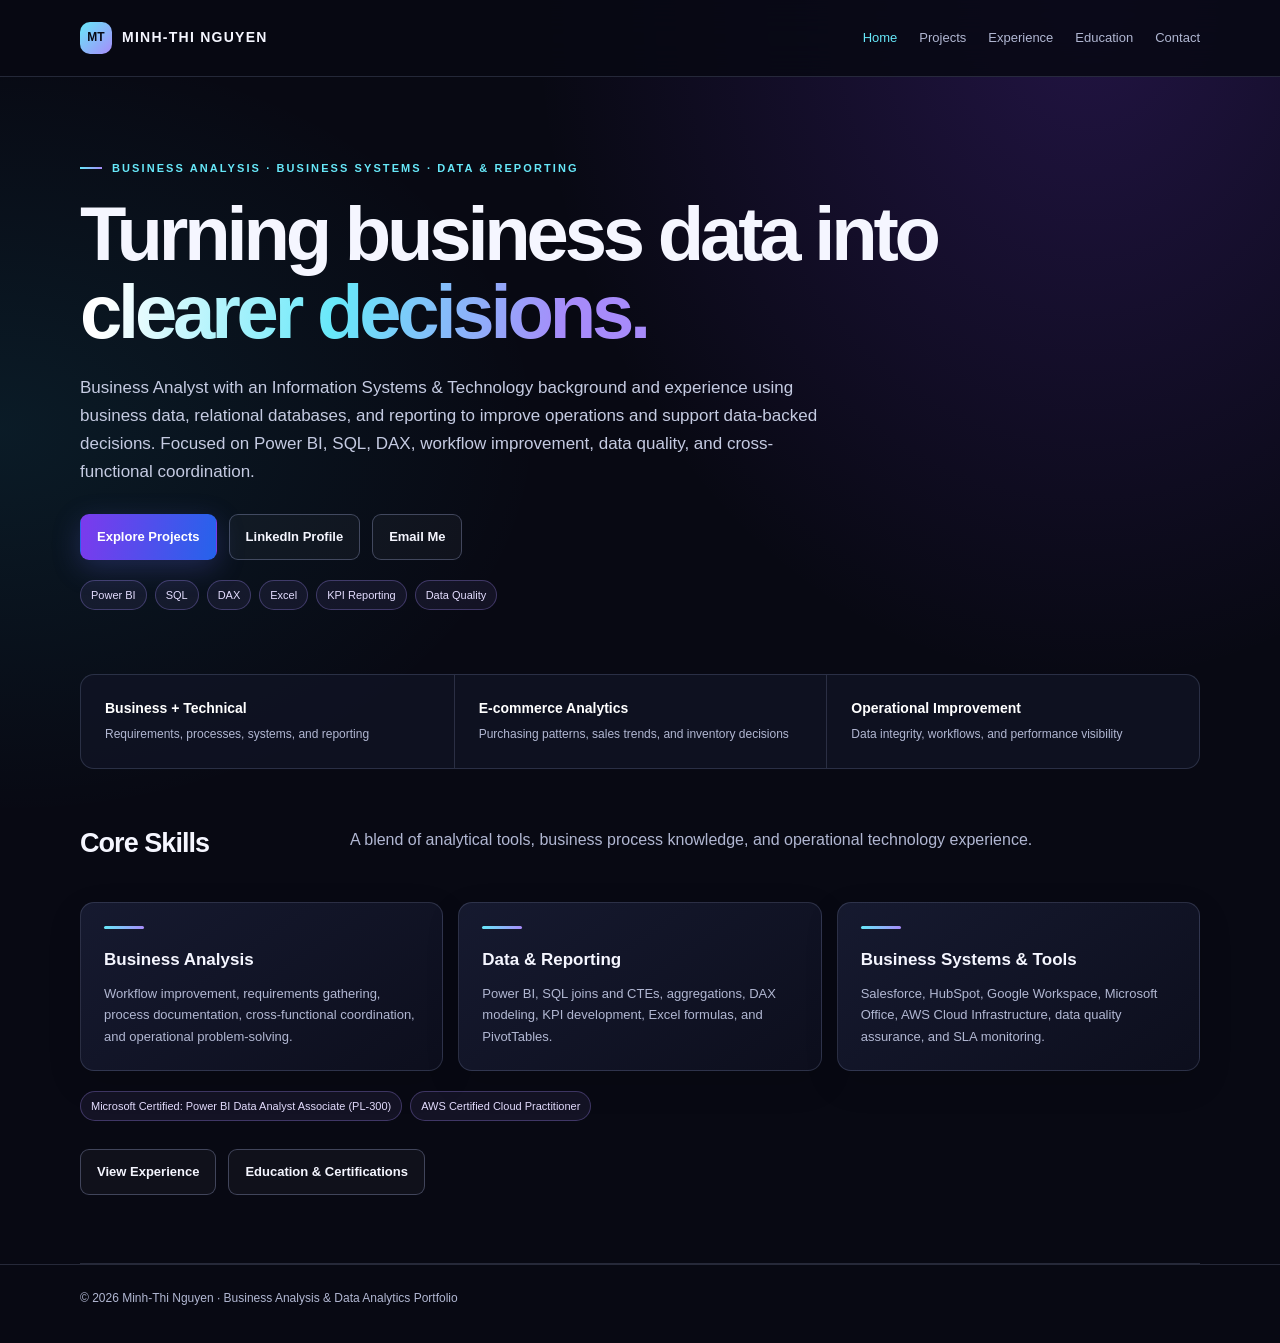
<file: index.html>
<!DOCTYPE html>
<html lang="en">
<head>
  <meta charset="UTF-8">
  <meta name="viewport" content="width=device-width, initial-scale=1.0">
  <meta name="description" content="Minh-Thi Nguyen's business analysis and data analytics portfolio.">
  <title>Home | Minh-Thi Nguyen</title>
  <link rel="stylesheet" href="styles.css">
</head>
<body>
<header><div class="wrap nav">
  <a class="brand" href="index.html">MINH-THI NGUYEN</a>
  <nav aria-label="Main navigation">
    <a href="index.html" class="active">Home</a>
    <a href="projects.html">Projects</a>
    <a href="experience.html">Experience</a>
    <a href="education.html">Education</a>
    <a href="contact.html">Contact</a>
  </nav>
</div></header>
<main class="wrap">
  <section class="hero">
    <p class="eyebrow">Business Analysis · Business Systems · Data &amp; Reporting</p>
    <h1>Turning business data into <span class="gradient-text">clearer decisions.</span></h1>
    <p class="lead">Business Analyst with an Information Systems &amp; Technology background and experience using business data, relational databases, and reporting to improve operations and support data-backed decisions. Focused on Power BI, SQL, DAX, workflow improvement, data quality, and cross-functional coordination.</p>
    <div class="hero-actions">
      <a class="button primary" href="projects.html">Explore Projects</a>
      <a class="button" href="https://www.linkedin.com/in/confirmmtn/" target="_blank" rel="noopener noreferrer">LinkedIn Profile</a>
      <a class="button" href="https://mail.google.com/mail/?view=cm&amp;fs=1&amp;to=reach.minhnguyen%40gmail.com&amp;su=Portfolio%20Inquiry" target="_blank" rel="noopener noreferrer">Email Me</a>
    </div>
    <div class="tag-list">
      <span class="tag">Power BI</span><span class="tag">SQL</span><span class="tag">DAX</span>
      <span class="tag">Excel</span><span class="tag">KPI Reporting</span><span class="tag">Data Quality</span>
    </div>
  </section>
  <div class="quick-facts">
    <div class="fact"><strong>Business + Technical</strong><span>Requirements, processes, systems, and reporting</span></div>
    <div class="fact"><strong>E-commerce Analytics</strong><span>Purchasing patterns, sales trends, and inventory decisions</span></div>
    <div class="fact"><strong>Operational Improvement</strong><span>Data integrity, workflows, and performance visibility</span></div>
  </div>
  <section class="content">
    <div class="section-head"><h2>Core Skills</h2><p class="section-intro">A blend of analytical tools, business process knowledge, and operational technology experience.</p></div>
    <div class="cards">
      <article class="card"><h3>Business Analysis</h3><p>Workflow improvement, requirements gathering, process documentation, cross-functional coordination, and operational problem-solving.</p></article>
      <article class="card"><h3>Data &amp; Reporting</h3><p>Power BI, SQL joins and CTEs, aggregations, DAX modeling, KPI development, Excel formulas, and PivotTables.</p></article>
      <article class="card"><h3>Business Systems &amp; Tools</h3><p>Salesforce, HubSpot, Google Workspace, Microsoft Office, AWS Cloud Infrastructure, data quality assurance, and SLA monitoring.</p></article>
    </div>
    <div class="tag-list">
      <span class="tag">Microsoft Certified: Power BI Data Analyst Associate (PL-300)</span>
      <span class="tag">AWS Certified Cloud Practitioner</span>
    </div>
    <div class="hero-actions"><a class="button" href="experience.html">View Experience</a><a class="button" href="education.html">Education &amp; Certifications</a></div>
  </section>
</main>
<footer><div class="wrap">© 2026 Minh-Thi Nguyen · Business Analysis &amp; Data Analytics Portfolio</div></footer>
</body>
</html>
</file>
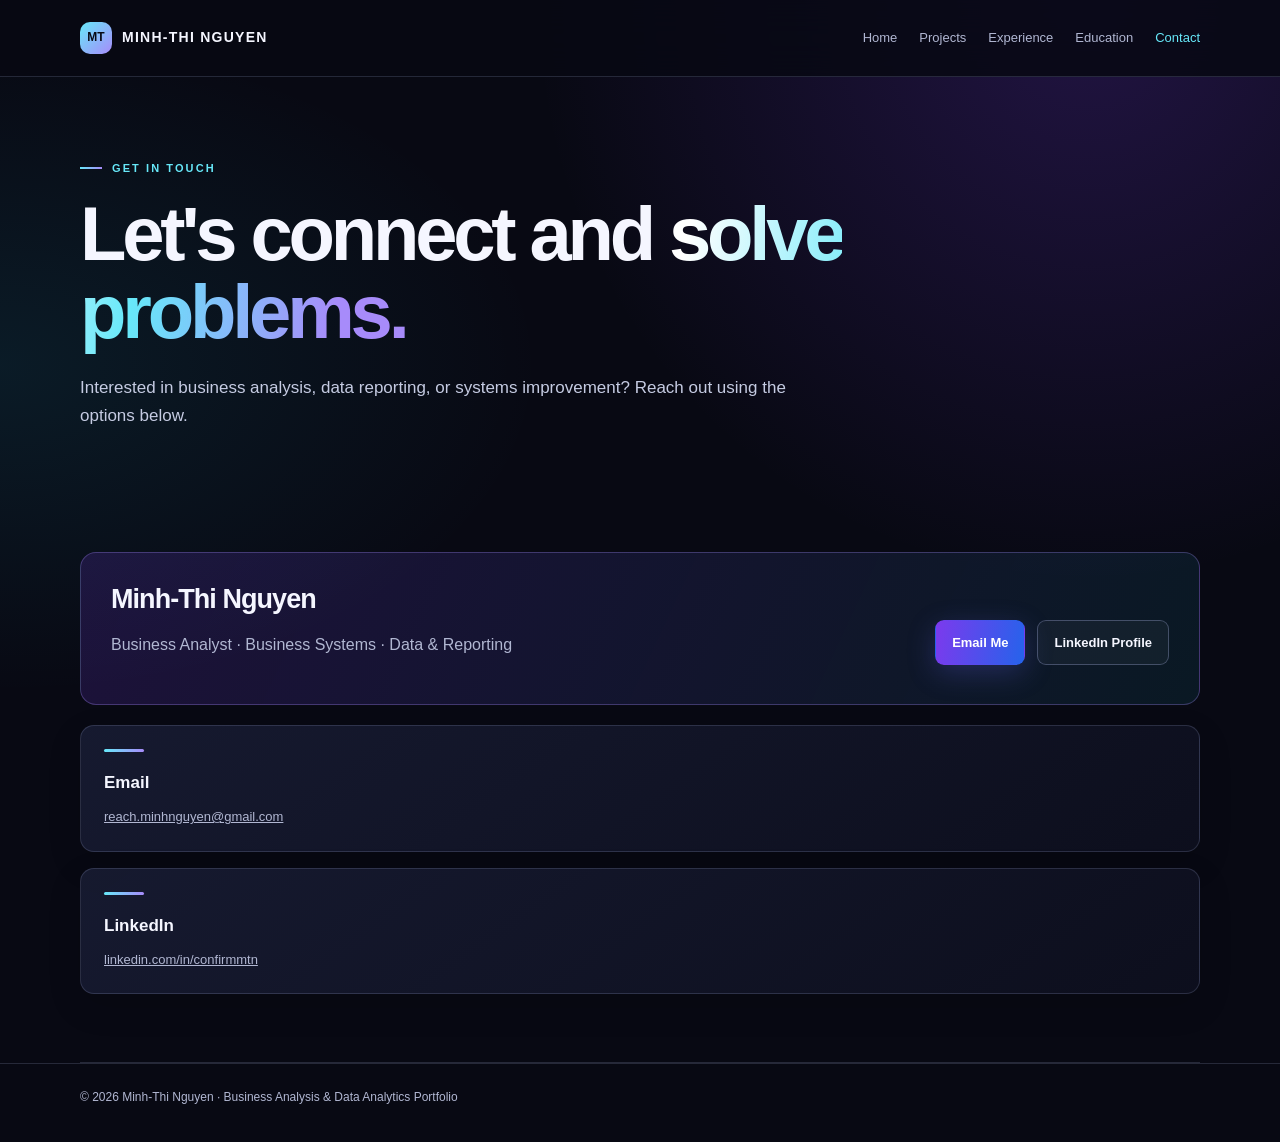
<file: contact.html>
<!DOCTYPE html>
<html lang="en"><head><meta charset="UTF-8"><meta name="viewport" content="width=device-width, initial-scale=1.0"><meta name="description" content="Contact Minh-Thi Nguyen."><title>Contact | Minh-Thi Nguyen</title><link rel="stylesheet" href="styles.css"></head><body>
<header><div class="wrap nav"><a class="brand" href="index.html">MINH-THI NGUYEN</a><nav aria-label="Main navigation"><a href="index.html">Home</a><a href="projects.html">Projects</a><a href="experience.html">Experience</a><a href="education.html">Education</a><a href="contact.html" class="active">Contact</a></nav></div></header>
<main class="wrap"><section class="hero"><p class="eyebrow">Get in Touch</p><h1>Let's connect and <span class="gradient-text">solve problems.</span></h1><p class="lead">Interested in business analysis, data reporting, or systems improvement? Reach out using the options below.</p></section>
<section class="content"><div class="contactbox"><div><h2>Minh-Thi Nguyen</h2><p>Business Analyst · Business Systems · Data &amp; Reporting</p></div><div class="hero-actions"><a class="button primary" href="https://mail.google.com/mail/?view=cm&amp;fs=1&amp;to=reach.minhnguyen%40gmail.com&amp;su=Portfolio%20Inquiry" target="_blank" rel="noopener noreferrer">Email Me</a><a class="button" href="https://www.linkedin.com/in/confirmmtn/" target="_blank" rel="noopener noreferrer">LinkedIn Profile</a></div></div>
<div class="stack" style="margin-top:20px"><article class="card"><h3>Email</h3><p><a href="mailto:reach.minhnguyen@gmail.com">reach.minhnguyen@gmail.com</a></p></article><article class="card"><h3>LinkedIn</h3><p><a href="https://www.linkedin.com/in/confirmmtn/" target="_blank" rel="noopener noreferrer">linkedin.com/in/confirmmtn</a></p></article></div></section></main><footer><div class="wrap">© 2026 Minh-Thi Nguyen · Business Analysis &amp; Data Analytics Portfolio</div></footer></body></html>
</file>
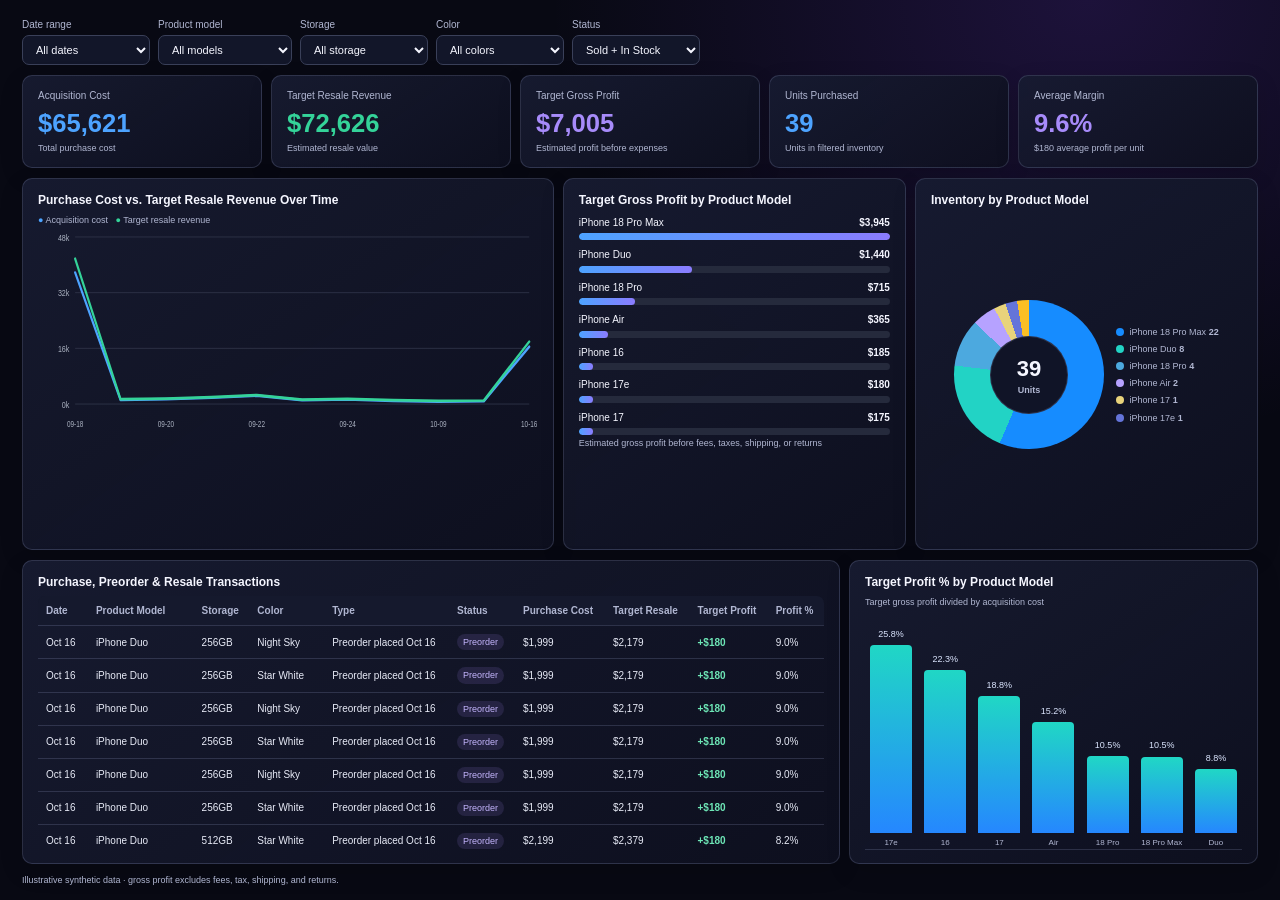
<file: dashboard.html>
<!DOCTYPE html>
<html lang="en"><head><meta charset="UTF-8"><meta name="viewport" content="width=device-width, initial-scale=1.0"><meta name="description" content="Synthetic phone resale and inventory analytics demo by Minh-Thi Nguyen."><title>Purchase &amp; Sales &amp; Inventory Analytics</title>
<style>
:root{--bg:#080913;--panel:#111426;--panel2:#171b31;--ink:#f5f6ff;--muted:#b1b7d2;--line:rgba(193,203,255,.16);--purple:#a78bfa;--cyan:#67e8f9;--blue:#4da3ff;--green:#34d399;--red:#fb7185}
*{box-sizing:border-box}html,body{height:100%;width:100%;margin:0;overflow:hidden}body{background:radial-gradient(ellipse at 85% 0%,rgba(124,58,237,.18),transparent 35%),var(--bg);color:var(--ink);font:12px Inter,"Segoe UI",Arial,sans-serif;line-height:1.35}
main{height:100dvh;width:100%;padding:14px 20px 12px;display:grid;grid-template-rows:auto auto minmax(220px,1.1fr) minmax(200px,.9fr) auto;gap:9px;overflow:hidden}
.intro{display:flex;justify-content:space-between;align-items:center;gap:15px;min-width:0}.eyebrow{color:var(--cyan);font-size:9px;letter-spacing:.17em;text-transform:uppercase;font-weight:800}h1{font-size:clamp(20px,2vw,28px);letter-spacing:-.04em;line-height:1.05;margin:3px 0 4px}.sub{color:var(--muted);max-width:760px;margin:0;font-size:11px}.demo{border:1px solid rgba(103,232,249,.3);color:var(--cyan);background:rgba(103,232,249,.06);border-radius:999px;padding:6px 10px;font-size:9px;white-space:nowrap}
.filters{display:flex;align-items:end;gap:8px;flex-wrap:wrap;margin:0}.filters label{color:var(--muted);font-size:10px;display:flex;flex-direction:column;gap:3px}.filters select{min-width:128px;background:#121629;color:var(--ink);border:1px solid #3a4059;border-radius:7px;padding:7px 9px;font-size:11px}.kpis{display:grid;grid-template-columns:repeat(5,minmax(0,1fr));gap:9px;margin:0;min-height:0}.card,.panel{background:linear-gradient(145deg,rgba(23,27,49,.96),rgba(14,16,31,.94));border:1px solid var(--line);border-radius:10px;box-shadow:0 8px 24px rgba(0,0,0,.12);min-width:0}.kpi{padding:10px 12px}.label{color:var(--muted);font-size:10px}.value{font-size:clamp(19px,2vw,27px);font-weight:800;margin:4px 0 1px}.small{color:var(--muted);font-size:9px}.blue{color:var(--blue)}.green{color:var(--green)}.purple{color:var(--purple)}.cyan{color:var(--cyan)}
.grid{display:grid;grid-template-columns:1.55fr 1fr 1fr;gap:9px;margin:0;min-height:0}.bottom-grid{display:grid;grid-template-columns:2fr 1fr;gap:9px;min-height:0}.donut-wrap{display:flex;align-items:center;justify-content:center;gap:12px;min-height:0;flex:1}.donut{width:min(48%,190px);aspect-ratio:1;border-radius:50%;position:relative;flex-shrink:0}.donut:after{content:"";position:absolute;inset:24%;border-radius:50%;background:#101427;border:1px solid var(--line)}.donut-center{position:absolute;z-index:1;inset:0;display:flex;align-items:center;justify-content:center;flex-direction:column;font-size:22px;font-weight:800}.legend{display:grid;gap:5px;min-width:0}.legend-item{display:flex;gap:6px;align-items:center;color:var(--muted);font-size:9px}.swatch{width:8px;height:8px;border-radius:50%;flex:none}.margin-bars{display:flex;align-items:end;justify-content:space-around;gap:10px;flex:1;min-height:0;padding:12px 4px 0;border-bottom:1px solid var(--line)}.margin-col{display:flex;flex-direction:column;justify-content:end;align-items:center;gap:5px;height:100%;flex:1;min-width:0}.margin-bar{width:min(100%,42px);background:linear-gradient(180deg,#20d7c5,#2587ff);border-radius:4px 4px 0 0;min-height:4px}.margin-label{font-size:8px;color:var(--muted);text-align:center;overflow-wrap:anywhere}.margin-value{font-size:9px;color:#dce6ff}.panel{padding:10px 12px;min-height:0;overflow:hidden;display:flex;flex-direction:column}.panel h2{font-size:12px;margin:0 0 6px;flex:0 0 auto}.chart{width:100%;height:calc(100% - 32px);min-height:100px;max-height:210px;display:block;flex:1}.bars{display:grid;gap:8px;padding:2px 0;overflow:auto;min-height:0}.bar-label{display:flex;justify-content:space-between;gap:10px;font-size:10px;margin-bottom:4px}.track{height:7px;background:#252a3c;border-radius:99px;overflow:hidden}.fill{height:100%;border-radius:99px;background:linear-gradient(90deg,#4da3ff,#8b7cff);transition:width .25s}
.ledger{min-height:0}.tablewrap{overflow:auto;flex:1;min-height:0;border-radius:7px}table{width:100%;border-collapse:collapse;min-width:760px}th,td{text-align:left;padding:6px 7px;border-bottom:1px solid var(--line);font-size:10px;white-space:nowrap}th{color:var(--muted);font-weight:600;position:sticky;top:0;background:#15192d;z-index:2}td{color:#e8ebf7}tbody tr:hover{background:rgba(103,232,249,.045)}.status{display:inline-block;border-radius:99px;padding:2px 6px;background:rgba(52,211,153,.12);color:#6ee7b7;font-size:9px}.stock{background:rgba(167,139,250,.13);color:#c4b5fd}.profit{color:#6ee7b7;font-weight:750}.note{color:var(--muted);font-size:8px;margin:4px 0 0;line-height:1.25}.dashboard-footer{display:flex;justify-content:space-between;gap:10px;color:var(--muted);font-size:9px}.dashboard-footer a{color:var(--cyan);text-decoration:none;white-space:nowrap}
@media (min-height:900px){main{padding:18px 22px 14px;gap:10px}.panel{padding:13px 15px}.kpi{padding:13px 15px}.tablewrap th,.tablewrap td{padding:8px}}
@media(max-width:760px){html,body{height:auto;overflow:auto}main{height:auto;min-height:100dvh;overflow:visible;grid-template-rows:auto auto auto auto auto;padding:12px;gap:10px}.intro{align-items:flex-start;flex-direction:column}.demo{white-space:normal}.filters{display:grid;grid-template-columns:repeat(2,minmax(0,1fr))}.filters label,.filters select{width:100%;min-width:0}.kpis{grid-template-columns:repeat(2,minmax(0,1fr))}.grid,.bottom-grid{grid-template-columns:1fr}.panel{min-height:230px}.chart{height:180px;flex:none}.ledger{min-height:300px}.tablewrap{max-height:360px}.dashboard-footer{flex-wrap:wrap}}
</style></head><body>
<main><div class="filters"><label>Date range<select id="period"><option value="all">All dates</option><option value="week">Recent 7 days</option><option value="day">Latest day</option><option value="month">Recent 30 days</option></select></label><label>Product model<select id="model"><option value="all">All models</option></select></label><label>Storage<select id="storage"><option value="all">All storage</option></select></label><label>Color<select id="color"><option value="all">All colors</option></select></label><label>Status<select id="status"><option value="all">Sold + In Stock</option><option>Sold</option><option>In Stock</option><option>Preorder</option></select></label></div>
<section class="kpis">
<div class="card kpi"><div class="label">Acquisition Cost</div><div class="value blue" id="cost">$0</div><div class="small">Total purchase cost</div></div>
<div class="card kpi"><div class="label">Target Resale Revenue</div><div class="value green" id="revenue">$0</div><div class="small">Estimated resale value</div></div>
<div class="card kpi"><div class="label">Target Gross Profit</div><div class="value purple" id="profit">$0</div><div class="small">Estimated profit before expenses</div></div>
<div class="card kpi"><div class="label">Units Purchased</div><div class="value blue" id="units">0</div><div class="small">Units in filtered inventory</div></div>
<div class="card kpi"><div class="label">Average Margin</div><div class="value purple" id="marginPct">0%</div><div class="small" id="margin">$0 average profit per unit</div></div>
</section>
<section class="grid">
<div class="panel"><h2>Purchase Cost vs. Target Resale Revenue Over Time</h2><div class="small"><span class="blue">●</span> Acquisition cost &nbsp; <span class="green">●</span> Target resale revenue</div><svg id="trend" class="chart" viewBox="0 0 700 230" preserveAspectRatio="none" role="img" aria-label="Purchase cost compared with target resale revenue over time"></svg></div>
<div class="panel"><h2>Target Gross Profit by Product Model</h2><div id="bars" class="bars"></div><div class="small">Estimated gross profit before fees, taxes, shipping, or returns</div></div>
<div class="panel"><h2>Inventory by Product Model</h2><div class="donut-wrap"><div class="donut" id="donut"><div class="donut-center"><span id="donutTotal">0</span><span class="small">Units</span></div></div><div class="legend" id="legend"></div></div></div>
</section>
<section class="bottom-grid">
<div class="panel ledger"><h2>Purchase, Preorder &amp; Resale Transactions</h2><div class="tablewrap"><table><thead><tr><th>Date</th><th>Product Model</th><th>Storage</th><th>Color</th><th>Type</th><th>Status</th><th>Purchase Cost</th><th>Target Resale</th><th>Target Profit</th><th>Profit %</th></tr></thead><tbody id="rows"></tbody></table></div></div>
<div class="panel"><h2>Target Profit % by Product Model</h2><div class="small">Target gross profit divided by acquisition cost</div><div class="margin-bars" id="marginChart"></div></div>
</section>
<div class="dashboard-footer"><span>Illustrative synthetic data · gross profit excludes fees, tax, shipping, and returns.</span></div></main>
<script>
const records=[{"date":"2026-09-18","product":"iPhone 18 Pro Max 256GB","model":"iPhone 18 Pro Max","storage":"256GB","color":"Black","retailer":"Apple US","cost":1299,"resale":1474,"profit":175,"status":"Sold","sold_date":"2026-09-18","transaction_type":"Launch-day purchase"},{"date":"2026-09-18","product":"iPhone 18 Pro Max 256GB","model":"iPhone 18 Pro Max","storage":"256GB","color":"Silver","retailer":"Apple US","cost":1299,"resale":1479,"profit":180,"status":"Sold","sold_date":"2026-09-19","transaction_type":"Launch-day purchase"},{"date":"2026-09-18","product":"iPhone 18 Pro Max 256GB","model":"iPhone 18 Pro Max","storage":"256GB","color":"Black","retailer":"Apple US","cost":1299,"resale":1484,"profit":185,"status":"Sold","sold_date":"2026-09-18","transaction_type":"Launch-day purchase"},{"date":"2026-09-18","product":"iPhone 18 Pro Max 256GB","model":"iPhone 18 Pro Max","storage":"256GB","color":"Glacier","retailer":"Apple US","cost":1299,"resale":1474,"profit":175,"status":"Sold","sold_date":"2026-09-19","transaction_type":"Launch-day purchase"},{"date":"2026-09-18","product":"iPhone 18 Pro Max 256GB","model":"iPhone 18 Pro Max","storage":"256GB","color":"Black","retailer":"Apple US","cost":1299,"resale":1479,"profit":180,"status":"Sold","sold_date":"2026-09-18","transaction_type":"Launch-day purchase"},{"date":"2026-09-18","product":"iPhone 18 Pro Max 512GB","model":"iPhone 18 Pro Max","storage":"512GB","color":"Silver","retailer":"Apple US","cost":1499,"resale":1679,"profit":180,"status":"Sold","sold_date":"2026-09-18","transaction_type":"Launch-day purchase"},{"date":"2026-09-18","product":"iPhone 18 Pro Max 512GB","model":"iPhone 18 Pro Max","storage":"512GB","color":"Burgundy","retailer":"Apple US","cost":1499,"resale":1684,"profit":185,"status":"Sold","sold_date":"2026-09-19","transaction_type":"Launch-day purchase"},{"date":"2026-09-18","product":"iPhone 18 Pro Max 512GB","model":"iPhone 18 Pro Max","storage":"512GB","color":"Silver","retailer":"Apple US","cost":1499,"resale":1674,"profit":175,"status":"Sold","sold_date":"2026-09-18","transaction_type":"Launch-day purchase"},{"date":"2026-09-18","product":"iPhone 18 Pro Max 512GB","model":"iPhone 18 Pro Max","storage":"512GB","color":"Black","retailer":"Apple US","cost":1499,"resale":1679,"profit":180,"status":"Sold","sold_date":"2026-09-19","transaction_type":"Launch-day purchase"},{"date":"2026-09-18","product":"iPhone 18 Pro Max 1TB","model":"iPhone 18 Pro Max","storage":"1TB","color":"Burgundy","retailer":"Apple US","cost":1899,"resale":2084,"profit":185,"status":"Sold","sold_date":"2026-09-18","transaction_type":"Launch-day purchase"},{"date":"2026-09-18","product":"iPhone 18 Pro Max 1TB","model":"iPhone 18 Pro Max","storage":"1TB","color":"Glacier","retailer":"Apple US","cost":1899,"resale":2074,"profit":175,"status":"Sold","sold_date":"2026-09-19","transaction_type":"Launch-day purchase"},{"date":"2026-09-18","product":"iPhone 18 Pro Max 1TB","model":"iPhone 18 Pro Max","storage":"1TB","color":"Burgundy","retailer":"Apple US","cost":1899,"resale":2079,"profit":180,"status":"Sold","sold_date":"2026-09-18","transaction_type":"Launch-day purchase"},{"date":"2026-09-18","product":"iPhone 18 Pro Max 2TB","model":"iPhone 18 Pro Max","storage":"2TB","color":"Glacier","retailer":"Apple US","cost":2499,"resale":2674,"profit":175,"status":"Sold","sold_date":"2026-09-18","transaction_type":"Launch-day purchase"},{"date":"2026-09-18","product":"iPhone 18 Pro Max 2TB","model":"iPhone 18 Pro Max","storage":"2TB","color":"Black","retailer":"Apple US","cost":2499,"resale":2679,"profit":180,"status":"Sold","sold_date":"2026-09-19","transaction_type":"Launch-day purchase"},{"date":"2026-09-19","product":"iPhone 18 Pro 256GB","model":"iPhone 18 Pro","storage":"256GB","color":"Glacier","retailer":"Apple US","cost":1199,"resale":1374,"profit":175,"status":"Sold","sold_date":"2026-09-19","transaction_type":"Sample purchase"},{"date":"2026-09-20","product":"iPhone 18 Pro 512GB","model":"iPhone 18 Pro","storage":"512GB","color":"Black","retailer":"Apple US","cost":1399,"resale":1579,"profit":180,"status":"Sold","sold_date":"2026-09-20","transaction_type":"Sample purchase"},{"date":"2026-09-21","product":"iPhone 18 Pro 1TB","model":"iPhone 18 Pro","storage":"1TB","color":"Burgundy","retailer":"Apple US","cost":1799,"resale":1984,"profit":185,"status":"In Stock","sold_date":"","transaction_type":"Sample purchase"},{"date":"2026-09-22","product":"iPhone 18 Pro 2TB","model":"iPhone 18 Pro","storage":"2TB","color":"Silver","retailer":"Apple US","cost":2399,"resale":2574,"profit":175,"status":"Sold","sold_date":"2026-09-22","transaction_type":"Sample purchase"},{"date":"2026-09-23","product":"iPhone Air 256GB","model":"iPhone Air","storage":"256GB","color":"Space Black","retailer":"Apple US","cost":1099,"resale":1279,"profit":180,"status":"Sold","sold_date":"2026-09-23","transaction_type":"Sample purchase"},{"date":"2026-09-24","product":"iPhone Air 512GB","model":"iPhone Air","storage":"512GB","color":"Sky Blue","retailer":"Apple US","cost":1299,"resale":1484,"profit":185,"status":"In Stock","sold_date":"","transaction_type":"Sample purchase"},{"date":"2026-09-25","product":"iPhone 17 256GB","model":"iPhone 17","storage":"256GB","color":"White","retailer":"Apple US","cost":929,"resale":1104,"profit":175,"status":"Sold","sold_date":"2026-09-25","transaction_type":"Sample purchase"},{"date":"2026-10-09","product":"iPhone 17e 256GB","model":"iPhone 17e","storage":"256GB","color":"Black","retailer":"Apple US","cost":699,"resale":879,"profit":180,"status":"Sold","sold_date":"2026-10-09","transaction_type":"Sample purchase"},{"date":"2026-10-10","product":"iPhone 16 128GB","model":"iPhone 16","storage":"128GB","color":"Teal","retailer":"Apple US","cost":829,"resale":1014,"profit":185,"status":"In Stock","sold_date":"","transaction_type":"Sample purchase"},{"date":"2026-10-16","product":"iPhone Duo 256GB","model":"iPhone Duo","storage":"256GB","color":"Night Sky","retailer":"Apple US \u00b7 Preorder","cost":1999,"resale":2179,"profit":180,"status":"Preorder","sold_date":"","transaction_type":"Preorder placed Oct 16"},{"date":"2026-10-16","product":"iPhone Duo 256GB","model":"iPhone Duo","storage":"256GB","color":"Star White","retailer":"Apple US \u00b7 Preorder","cost":1999,"resale":2179,"profit":180,"status":"Preorder","sold_date":"","transaction_type":"Preorder placed Oct 16"},{"date":"2026-10-16","product":"iPhone Duo 256GB","model":"iPhone Duo","storage":"256GB","color":"Night Sky","retailer":"Apple US \u00b7 Preorder","cost":1999,"resale":2179,"profit":180,"status":"Preorder","sold_date":"","transaction_type":"Preorder placed Oct 16"},{"date":"2026-10-16","product":"iPhone Duo 256GB","model":"iPhone Duo","storage":"256GB","color":"Star White","retailer":"Apple US \u00b7 Preorder","cost":1999,"resale":2179,"profit":180,"status":"Preorder","sold_date":"","transaction_type":"Preorder placed Oct 16"},{"date":"2026-10-16","product":"iPhone Duo 256GB","model":"iPhone Duo","storage":"256GB","color":"Night Sky","retailer":"Apple US \u00b7 Preorder","cost":1999,"resale":2179,"profit":180,"status":"Preorder","sold_date":"","transaction_type":"Preorder placed Oct 16"},{"date":"2026-10-16","product":"iPhone Duo 256GB","model":"iPhone Duo","storage":"256GB","color":"Star White","retailer":"Apple US \u00b7 Preorder","cost":1999,"resale":2179,"profit":180,"status":"Preorder","sold_date":"","transaction_type":"Preorder placed Oct 16"},{"date":"2026-10-16","product":"iPhone Duo 512GB","model":"iPhone Duo","storage":"512GB","color":"Star White","retailer":"Apple US \u00b7 Preorder","cost":2199,"resale":2379,"profit":180,"status":"Preorder","sold_date":"","transaction_type":"Preorder placed Oct 16"},{"date":"2026-10-16","product":"iPhone Duo 512GB","model":"iPhone Duo","storage":"512GB","color":"Night Sky","retailer":"Apple US \u00b7 Preorder","cost":2199,"resale":2379,"profit":180,"status":"Preorder","sold_date":"","transaction_type":"Preorder placed Oct 16"},{"date":"2026-09-18","product":"iPhone 18 Pro Max 256GB","model":"iPhone 18 Pro Max","storage":"256GB","color":"Black","retailer":"Apple US","cost":1299,"resale":1474,"profit":175,"status":"Sold","sold_date":"2026-09-18","transaction_type":"Launch-day purchase"},{"date":"2026-09-18","product":"iPhone 18 Pro Max 512GB","model":"iPhone 18 Pro Max","storage":"512GB","color":"Silver","retailer":"Apple US","cost":1499,"resale":1679,"profit":180,"status":"Sold","sold_date":"2026-09-19","transaction_type":"Launch-day purchase"},{"date":"2026-09-18","product":"iPhone 18 Pro Max 1TB","model":"iPhone 18 Pro Max","storage":"1TB","color":"Burgundy","retailer":"Apple US","cost":1899,"resale":2084,"profit":185,"status":"Sold","sold_date":"2026-09-18","transaction_type":"Launch-day purchase"},{"date":"2026-09-18","product":"iPhone 18 Pro Max 2TB","model":"iPhone 18 Pro Max","storage":"2TB","color":"Glacier","retailer":"Apple US","cost":2499,"resale":2674,"profit":175,"status":"Sold","sold_date":"2026-09-19","transaction_type":"Launch-day purchase"},{"date":"2026-09-18","product":"iPhone 18 Pro Max 256GB","model":"iPhone 18 Pro Max","storage":"256GB","color":"Black","retailer":"Apple US","cost":1299,"resale":1479,"profit":180,"status":"Sold","sold_date":"2026-09-18","transaction_type":"Launch-day purchase"},{"date":"2026-09-18","product":"iPhone 18 Pro Max 512GB","model":"iPhone 18 Pro Max","storage":"512GB","color":"Silver","retailer":"Apple US","cost":1499,"resale":1684,"profit":185,"status":"Sold","sold_date":"2026-09-19","transaction_type":"Launch-day purchase"},{"date":"2026-09-18","product":"iPhone 18 Pro Max 1TB","model":"iPhone 18 Pro Max","storage":"1TB","color":"Burgundy","retailer":"Apple US","cost":1899,"resale":2074,"profit":175,"status":"Sold","sold_date":"2026-09-18","transaction_type":"Launch-day purchase"},{"date":"2026-09-18","product":"iPhone 18 Pro Max 2TB","model":"iPhone 18 Pro Max","storage":"2TB","color":"Glacier","retailer":"Apple US","cost":2499,"resale":2679,"profit":180,"status":"Sold","sold_date":"2026-09-19","transaction_type":"Launch-day purchase"}]
const money=n=>new Intl.NumberFormat('en-US',{style:'currency',currency:'USD',maximumFractionDigits:0}).format(n);
function fillFilter(id,values){const el=document.getElementById(id);[...new Set(values)].sort((a,b)=>String(a).localeCompare(String(b),undefined,{numeric:true})).forEach(v=>{const o=document.createElement('option');o.value=v;o.textContent=v;el.appendChild(o)})}
fillFilter('model',records.map(x=>x.model));fillFilter('storage',records.map(x=>x.storage));fillFilter('color',records.map(x=>x.color));
function filtered(){let d=records.slice();const m=document.getElementById('model').value,s=document.getElementById('storage').value,c=document.getElementById('color').value,st=document.getElementById('status').value,p=document.getElementById('period').value;if(m!=='all')d=d.filter(x=>x.model===m);if(s!=='all')d=d.filter(x=>x.storage===s);if(c!=='all')d=d.filter(x=>x.color===c);if(st!=='all')d=d.filter(x=>x.status===st);const dates=d.map(x=>x.date).sort();if(p==='day'&&dates.length){let max=dates[dates.length-1];d=d.filter(x=>x.date===max)}if(p==='week'&&dates.length){let max=new Date(dates[dates.length-1]+'T00:00:00');let min=new Date(max);min.setDate(min.getDate()-6);d=d.filter(x=>new Date(x.date+'T00:00:00')>=min)}if(p==='month'&&dates.length){let max=new Date(dates[dates.length-1]+'T00:00:00');let min=new Date(max);min.setDate(min.getDate()-29);d=d.filter(x=>new Date(x.date+'T00:00:00')>=min)}return d}
function render(){const d=filtered(),cost=d.reduce((s,x)=>s+x.cost,0),revenue=d.reduce((s,x)=>s+x.resale,0),profit=d.reduce((s,x)=>s+x.profit,0);document.getElementById('cost').textContent=money(cost);document.getElementById('revenue').textContent=money(revenue);document.getElementById('profit').textContent=money(profit);document.getElementById('units').textContent=d.length;document.getElementById('margin').textContent=money(d.length?profit/d.length:0)+' average profit per unit';document.getElementById('marginPct').textContent=(revenue?profit/revenue*100:0).toFixed(1)+'%';document.getElementById('rows').innerHTML=d.slice().sort((a,b)=>b.date.localeCompare(a.date)).map(x=>`<tr><td>${new Date(x.date+'T12:00:00').toLocaleDateString('en-US',{month:'short',day:'numeric'})}</td><td>${x.model}</td><td>${x.storage}</td><td>${x.color}</td><td>${x.transaction_type}</td><td><span class="status ${x.status==='In Stock'?'stock':(x.status==='Preorder'?'stock':'')}">${x.status}</span></td><td>${money(x.cost)}</td><td>${money(x.resale)}</td><td class="profit">+${money(x.profit)}</td><td>${(x.cost?x.profit/x.cost*100:0).toFixed(1)}%</td></tr>`).join('')||'<tr><td colspan="10">No records match these filters.</td></tr>';drawTrend(d);drawBars(d);drawDonut(d);drawMarginChart(d)}
function drawTrend(d){const svg=document.getElementById('trend'),daily={};d.forEach(x=>{if(!daily[x.date])daily[x.date]={cost:0,resale:0};daily[x.date].cost+=x.cost;daily[x.date].resale+=x.resale});const vals=Object.entries(daily).sort((a,b)=>a[0].localeCompare(b[0]));const W=700,H=230,L=52,R=12,T=12,B=35,max=Math.max(1,...vals.map(x=>x[1].resale))*1.15;let s='';for(let i=0;i<4;i++){let y=T+(H-T-B)*i/3,v=max*(1-i/3);s+=`<line x1="${L}" y1="${y}" x2="${W-R}" y2="${y}" stroke="#30364a"/><text x="${L-8}" y="${y+4}" text-anchor="end" font-size="10" fill="#aab1c0">${Math.round(v/1000)}k</text>`}if(vals.length){for(const key of ['cost','resale']){const pts=vals.map((v,i)=>`${L+(W-L-R)*(vals.length===1?.5:i/(vals.length-1))},${T+(H-T-B)*(1-v[1][key]/max)}`).join(' ');s+=`<polyline points="${pts}" fill="none" stroke="${key==='cost'?'#4da3ff':'#34d399'}" stroke-width="3" stroke-linecap="round" stroke-linejoin="round"/>`}vals.forEach((v,i)=>{let x=L+(W-L-R)*(vals.length===1?.5:i/(vals.length-1));if(i%Math.max(1,Math.ceil(vals.length/8))===0||i===vals.length-1)s+=`<text x="${x}" y="${H-10}" text-anchor="middle" font-size="9" fill="#aab1c0">${v[0].slice(5)}</text>`})}svg.innerHTML=s}
function drawBars(d){const t={};d.forEach(x=>t[x.model]=(t[x.model]||0)+x.profit);const entries=Object.entries(t).sort((a,b)=>b[1]-a[1]).slice(0,7),max=Math.max(1,...entries.map(x=>x[1]));document.getElementById('bars').innerHTML=entries.map(([label,val])=>`<div><div class="bar-label"><span>${label}</span><strong>${money(val)}</strong></div><div class="track"><div class="fill" style="width:${val/max*100}%"></div></div></div>`).join('')||'<p class="small">No records match these filters.</p>'}
function drawDonut(d){const totals={};d.forEach(x=>totals[x.model]=(totals[x.model]||0)+1);const items=Object.entries(totals).sort((a,b)=>b[1]-a[1]);const colors=['#168cff','#22d3c5','#4ca9df','#b6a2ff','#e8d37b','#6474d9','#fbbf24'];let cursor=0;const total=d.length||1;const slices=items.map(([name,n],i)=>{const from=cursor;cursor+=n/total*100;return `${colors[i%colors.length]} ${from}% ${cursor}%`});document.getElementById('donut').style.background=`conic-gradient(${slices.join(',')})`;document.getElementById('donutTotal').textContent=d.length;document.getElementById('legend').innerHTML=items.slice(0,6).map(([name,n],i)=>`<div class="legend-item"><span class="swatch" style="background:${colors[i%colors.length]}"></span><span>${name} <b>${n}</b></span></div>`).join('')}
function drawMarginChart(d){const t={};d.forEach(x=>{if(!t[x.model])t[x.model]={cost:0,profit:0};t[x.model].cost+=x.cost;t[x.model].profit+=x.profit});const entries=Object.entries(t).map(([name,v])=>({name,pct:v.cost?v.profit/v.cost*100:0})).sort((a,b)=>b.pct-a.pct).slice(0,7);const max=Math.max(1,...entries.map(x=>x.pct));document.getElementById('marginChart').innerHTML=entries.map(x=>`<div class="margin-col"><div class="margin-value">${x.pct.toFixed(1)}%</div><div class="margin-bar" style="height:${x.pct/max*82}%"></div><div class="margin-label">${x.name.replace('iPhone ','')}</div></div>`).join('')}
['period','model','storage','color','status'].forEach(id=>document.getElementById(id).addEventListener('change',render));render();
</script></body></html>
</file>
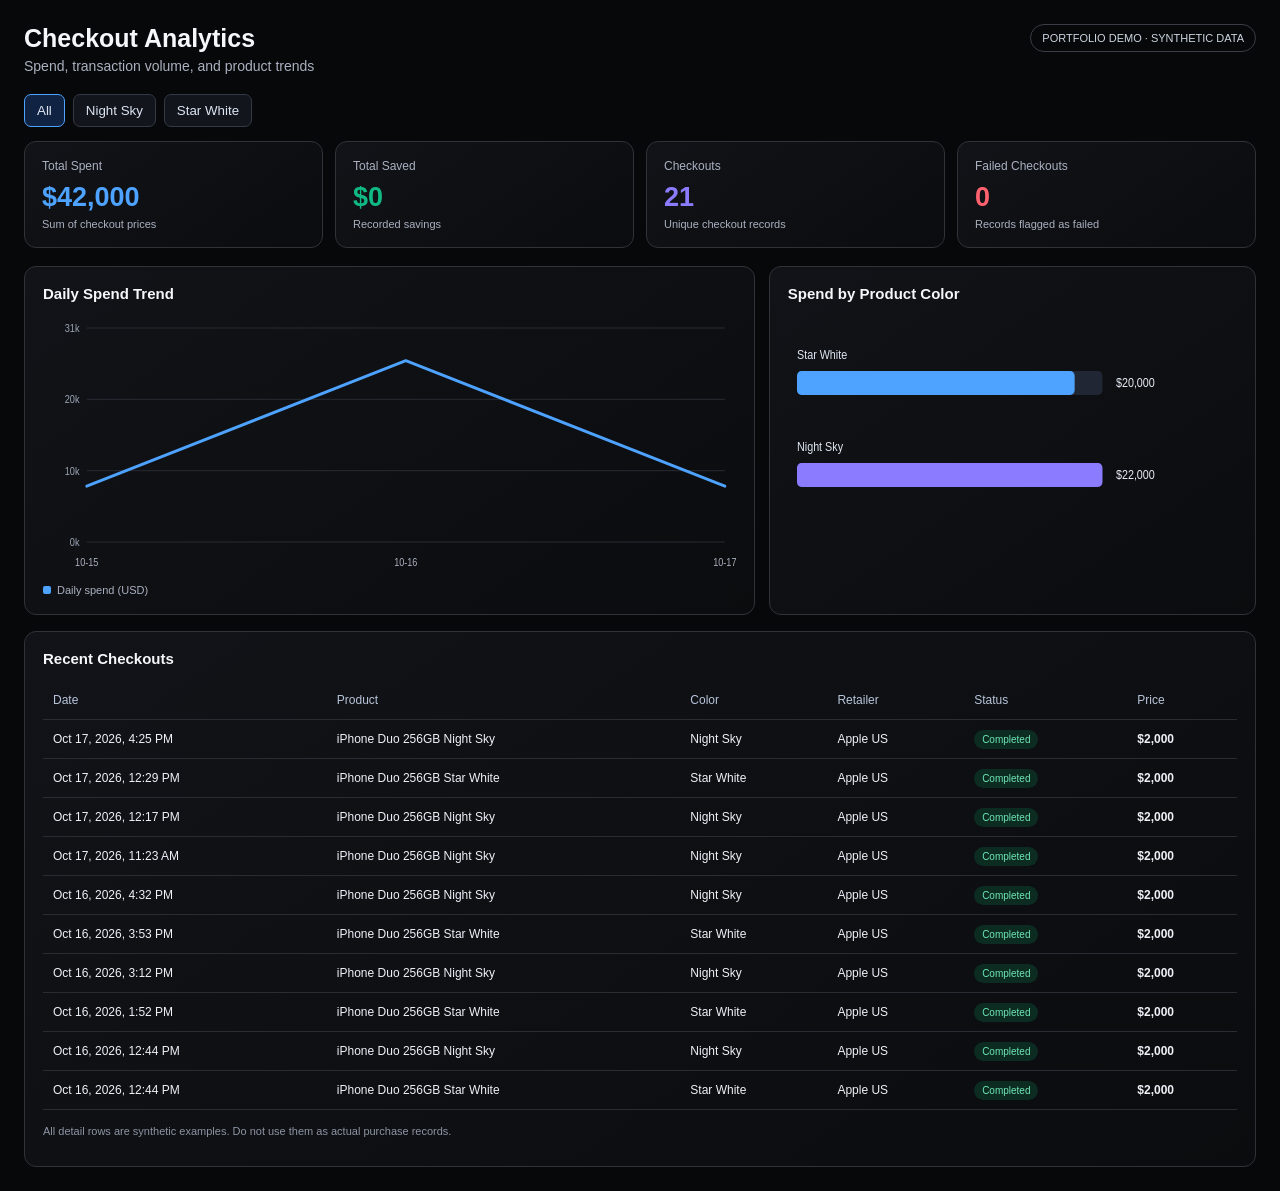
<file: dashboard_mockup.html>
<!doctype html>
<html lang="en"><head><meta charset="utf-8"><meta name="viewport" content="width=device-width, initial-scale=1">
<title>Checkout Analytics Dashboard</title>
<style>
:root{color-scheme:dark;--bg:#070809;--panel:#101114;--line:#303238;--text:#f5f7fb;--muted:#aab1c0;--blue:#4da3ff;--green:#10b981;--purple:#8b7cff;--red:#ff626e}
*{box-sizing:border-box}body{margin:0;background:var(--bg);color:var(--text);font:14px Inter,Segoe UI,Arial,sans-serif}
main{max-width:1440px;margin:auto;padding:24px}.top{display:flex;align-items:flex-start;justify-content:space-between;gap:20px;margin-bottom:20px}.eyebrow{color:var(--muted);margin:5px 0 0}.badge{border:1px solid #3b3d46;color:#cbd5e1;border-radius:999px;padding:7px 11px;font-size:11px}
.kpis{display:grid;grid-template-columns:repeat(4,1fr);gap:12px;margin-bottom:18px}.kpi,.panel{background:linear-gradient(145deg,#111318,#0b0c0e);border:1px solid var(--line);border-radius:12px}.kpi{padding:17px}.kpi .label{color:var(--muted);font-size:12px}.kpi .value{font-size:27px;font-weight:750;margin-top:9px}.kpi .sub{font-size:11px;color:var(--muted);margin-top:5px}.blue{color:var(--blue)}.green{color:var(--green)}.purple{color:var(--purple)}.red{color:var(--red)}
.grid{display:grid;grid-template-columns:1.5fr 1fr;gap:14px;margin-bottom:16px}.panel{padding:18px}.panel h2{font-size:15px;margin:0 0 14px}.chart{width:100%;height:260px;display:block}.legend{display:flex;gap:16px;color:var(--muted);font-size:11px;margin-top:8px}.legend span:before{content:"";display:inline-block;width:8px;height:8px;background:var(--blue);border-radius:2px;margin-right:6px}
.filters{display:flex;gap:8px;flex-wrap:wrap;margin-bottom:14px}.filters button{background:#12151c;color:#dce4f2;border:1px solid #343945;border-radius:7px;padding:8px 12px;cursor:pointer}.filters button.active{border-color:var(--blue);background:#102342}
.tablewrap{overflow:auto}table{width:100%;border-collapse:collapse;min-width:720px}th,td{text-align:left;padding:12px 10px;border-bottom:1px solid #292c32;font-size:12px}th{color:#b8c5da;font-weight:500}td{color:#edf1f8}.price{font-weight:700}.status{color:#6ee7b7;background:#0c2c22;border-radius:99px;padding:4px 8px;font-size:10px}.foot{color:#8d95a4;font-size:11px;margin-top:15px}
@media(max-width:800px){main{padding:16px}.kpis{grid-template-columns:repeat(2,1fr)}.grid{grid-template-columns:1fr}.top{flex-direction:column}.kpi .value{font-size:22px}}
</style></head><body><main>
<div class="top"><div><h1 style="font-size:25px;margin:0">Checkout Analytics</h1><p class="eyebrow">Spend, transaction volume, and product trends</p></div><span class="badge">PORTFOLIO DEMO · SYNTHETIC DATA</span></div>
<div class="filters"><button class="active" data-filter="all">All</button><button data-filter="Night Sky">Night Sky</button><button data-filter="Star White">Star White</button></div>
<section class="kpis">
<div class="kpi"><div class="label">Total Spent</div><div class="value blue" id="spent">$0</div><div class="sub">Sum of checkout prices</div></div>
<div class="kpi"><div class="label">Total Saved</div><div class="value green" id="saved">$0</div><div class="sub">Recorded savings</div></div>
<div class="kpi"><div class="label">Checkouts</div><div class="value purple" id="count">0</div><div class="sub">Unique checkout records</div></div>
<div class="kpi"><div class="label">Failed Checkouts</div><div class="value red" id="failed">0</div><div class="sub">Records flagged as failed</div></div>
</section>
<section class="grid"><div class="panel"><h2>Daily Spend Trend</h2><svg class="chart" id="lineChart" viewBox="0 0 760 260" preserveAspectRatio="none" role="img" aria-label="Daily spend line chart"></svg><div class="legend"><span>Daily spend (USD)</span></div></div>
<div class="panel"><h2>Spend by Product Color</h2><svg class="chart" id="barChart" viewBox="0 0 500 260" preserveAspectRatio="none" role="img" aria-label="Spend by product color bar chart"></svg></div></section>
<section class="panel"><h2>Recent Checkouts</h2><div class="tablewrap"><table><thead><tr><th>Date</th><th>Product</th><th>Color</th><th>Retailer</th><th>Status</th><th>Price</th></tr></thead><tbody id="rows"></tbody></table></div><p class="foot">All detail rows are synthetic examples. Do not use them as actual purchase records.</p></section>
</main><script>
const data = [{"checkout_datetime":"2026-10-15 08:25:00","product_name":"iPhone Duo 256GB Star White","product_color":"Star White","price_usd":2000,"retailer":"Apple US","status":"Completed"},{"checkout_datetime":"2026-10-15 08:46:00","product_name":"iPhone Duo 256GB Night Sky","product_color":"Night Sky","price_usd":2000,"retailer":"Apple US","status":"Completed"},{"checkout_datetime":"2026-10-15 11:36:00","product_name":"iPhone Duo 256GB Star White","product_color":"Star White","price_usd":2000,"retailer":"Apple US","status":"Completed"},{"checkout_datetime":"2026-10-15 17:18:00","product_name":"iPhone Duo 256GB Night Sky","product_color":"Night Sky","price_usd":2000,"retailer":"Apple US","status":"Completed"},{"checkout_datetime":"2026-10-16 08:57:00","product_name":"iPhone Duo 256GB Night Sky","product_color":"Night Sky","price_usd":2000,"retailer":"Apple US","status":"Completed"},{"checkout_datetime":"2026-10-16 09:20:00","product_name":"iPhone Duo 256GB Star White","product_color":"Star White","price_usd":2000,"retailer":"Apple US","status":"Completed"},{"checkout_datetime":"2026-10-16 09:54:00","product_name":"iPhone Duo 256GB Star White","product_color":"Star White","price_usd":2000,"retailer":"Apple US","status":"Completed"},{"checkout_datetime":"2026-10-16 10:26:00","product_name":"iPhone Duo 256GB Star White","product_color":"Star White","price_usd":2000,"retailer":"Apple US","status":"Completed"},{"checkout_datetime":"2026-10-16 11:40:00","product_name":"iPhone Duo 256GB Star White","product_color":"Star White","price_usd":2000,"retailer":"Apple US","status":"Completed"},{"checkout_datetime":"2026-10-16 11:58:00","product_name":"iPhone Duo 256GB Night Sky","product_color":"Night Sky","price_usd":2000,"retailer":"Apple US","status":"Completed"},{"checkout_datetime":"2026-10-16 12:33:00","product_name":"iPhone Duo 256GB Night Sky","product_color":"Night Sky","price_usd":2000,"retailer":"Apple US","status":"Completed"},{"checkout_datetime":"2026-10-16 12:44:00","product_name":"iPhone Duo 256GB Night Sky","product_color":"Night Sky","price_usd":2000,"retailer":"Apple US","status":"Completed"},{"checkout_datetime":"2026-10-16 12:44:00","product_name":"iPhone Duo 256GB Star White","product_color":"Star White","price_usd":2000,"retailer":"Apple US","status":"Completed"},{"checkout_datetime":"2026-10-16 13:52:00","product_name":"iPhone Duo 256GB Star White","product_color":"Star White","price_usd":2000,"retailer":"Apple US","status":"Completed"},{"checkout_datetime":"2026-10-16 15:12:00","product_name":"iPhone Duo 256GB Night Sky","product_color":"Night Sky","price_usd":2000,"retailer":"Apple US","status":"Completed"},{"checkout_datetime":"2026-10-16 15:53:00","product_name":"iPhone Duo 256GB Star White","product_color":"Star White","price_usd":2000,"retailer":"Apple US","status":"Completed"},{"checkout_datetime":"2026-10-16 16:32:00","product_name":"iPhone Duo 256GB Night Sky","product_color":"Night Sky","price_usd":2000,"retailer":"Apple US","status":"Completed"},{"checkout_datetime":"2026-10-17 11:23:00","product_name":"iPhone Duo 256GB Night Sky","product_color":"Night Sky","price_usd":2000,"retailer":"Apple US","status":"Completed"},{"checkout_datetime":"2026-10-17 12:17:00","product_name":"iPhone Duo 256GB Night Sky","product_color":"Night Sky","price_usd":2000,"retailer":"Apple US","status":"Completed"},{"checkout_datetime":"2026-10-17 12:29:00","product_name":"iPhone Duo 256GB Star White","product_color":"Star White","price_usd":2000,"retailer":"Apple US","status":"Completed"},{"checkout_datetime":"2026-10-17 16:25:00","product_name":"iPhone Duo 256GB Night Sky","product_color":"Night Sky","price_usd":2000,"retailer":"Apple US","status":"Completed"}];
let active = 'all';
const fmt = n => new Intl.NumberFormat('en-US',{style:'currency',currency:'USD',maximumFractionDigits:0}).format(n);
function filtered(){return active==='all'?data:data.filter(d=>d.product_color===active)}
function render(){
 const ds=filtered(), sum=ds.reduce((s,d)=>s+Number(d.price_usd),0);
 document.getElementById('spent').textContent=fmt(sum);
 document.getElementById('saved').textContent=fmt(0);
 document.getElementById('count').textContent=ds.length;
 document.getElementById('failed').textContent='0';
 document.getElementById('rows').innerHTML=ds.slice().sort((a,b)=>b.checkout_datetime.localeCompare(a.checkout_datetime)).slice(0,10).map(d=>`<tr><td>${new Date(d.checkout_datetime.replace(' ','T')).toLocaleString('en-US',{month:'short',day:'numeric',year:'numeric',hour:'numeric',minute:'2-digit'})}</td><td>${d.product_name}</td><td>${d.product_color}</td><td>${d.retailer}</td><td><span class="status">${d.status}</span></td><td class="price">${fmt(Number(d.price_usd))}</td></tr>`).join('');
 drawLine(ds); drawBars(ds);
}
function drawLine(ds){
 const svg=document.getElementById('lineChart'); const daily={};
 ds.forEach(d=>{const day=d.checkout_datetime.slice(0,10);daily[day]=(daily[day]||0)+Number(d.price_usd)});
 const vals=Object.entries(daily).sort((a,b)=>a[0].localeCompare(b[0]));
 const W=760,H=260,L=48,R=12,T=12,B=34, max=Math.max(1,...vals.map(v=>v[1]))*1.18;
 let s='';
 for(let i=0;i<4;i++){let y=T+(H-T-B)*i/3;let val=max*(1-i/3);s+=`<line x1="${L}" y1="${y}" x2="${W-R}" y2="${y}" stroke="#292d34"/><text x="${L-8}" y="${y+4}" fill="#9da7b7" text-anchor="end" font-size="10">${Math.round(val/1000)}k</text>`}
 if(vals.length){let pts=vals.map((v,i)=>`${L+(W-L-R)*(vals.length===1?.5:i/(vals.length-1))},${T+(H-T-B)*(1-v[1]/max)}`).join(' ');s+=`<polyline points="${pts}" fill="none" stroke="#4da3ff" stroke-width="3" stroke-linecap="round" stroke-linejoin="round"/>`;vals.forEach((v,i)=>{let x=L+(W-L-R)*(vals.length===1?.5:i/(vals.length-1));s+=`<text x="${x}" y="${H-10}" fill="#aab1c0" text-anchor="middle" font-size="10">${v[0].slice(5)}</text>`})}
 svg.innerHTML=s;
}
function drawBars(ds){
 const svg=document.getElementById('barChart');const vals={};ds.forEach(d=>vals[d.product_color]=(vals[d.product_color]||0)+Number(d.price_usd));
 const items=Object.entries(vals), max=Math.max(1,...items.map(x=>x[1]));let s='';
 items.forEach((it,i)=>{let y=55+i*92,w=340*it[1]/max;s+=`<text x="10" y="${y-12}" fill="#dfe6f2" font-size="12">${it[0]}</text><rect x="10" y="${y}" width="340" height="24" rx="5" fill="#202633"/><rect x="10" y="${y}" width="${w}" height="24" rx="5" fill="${i===0?'#4da3ff':'#8b7cff'}"/><text x="365" y="${y+16}" fill="#e8edf7" font-size="12">${fmt(it[1])}</text>`});
 svg.innerHTML=s;
}
document.querySelectorAll('[data-filter]').forEach(b=>b.addEventListener('click',()=>{document.querySelectorAll('[data-filter]').forEach(x=>x.classList.remove('active'));b.classList.add('active');active=b.dataset.filter;render()}));
render();
</script></body></html>
</file>
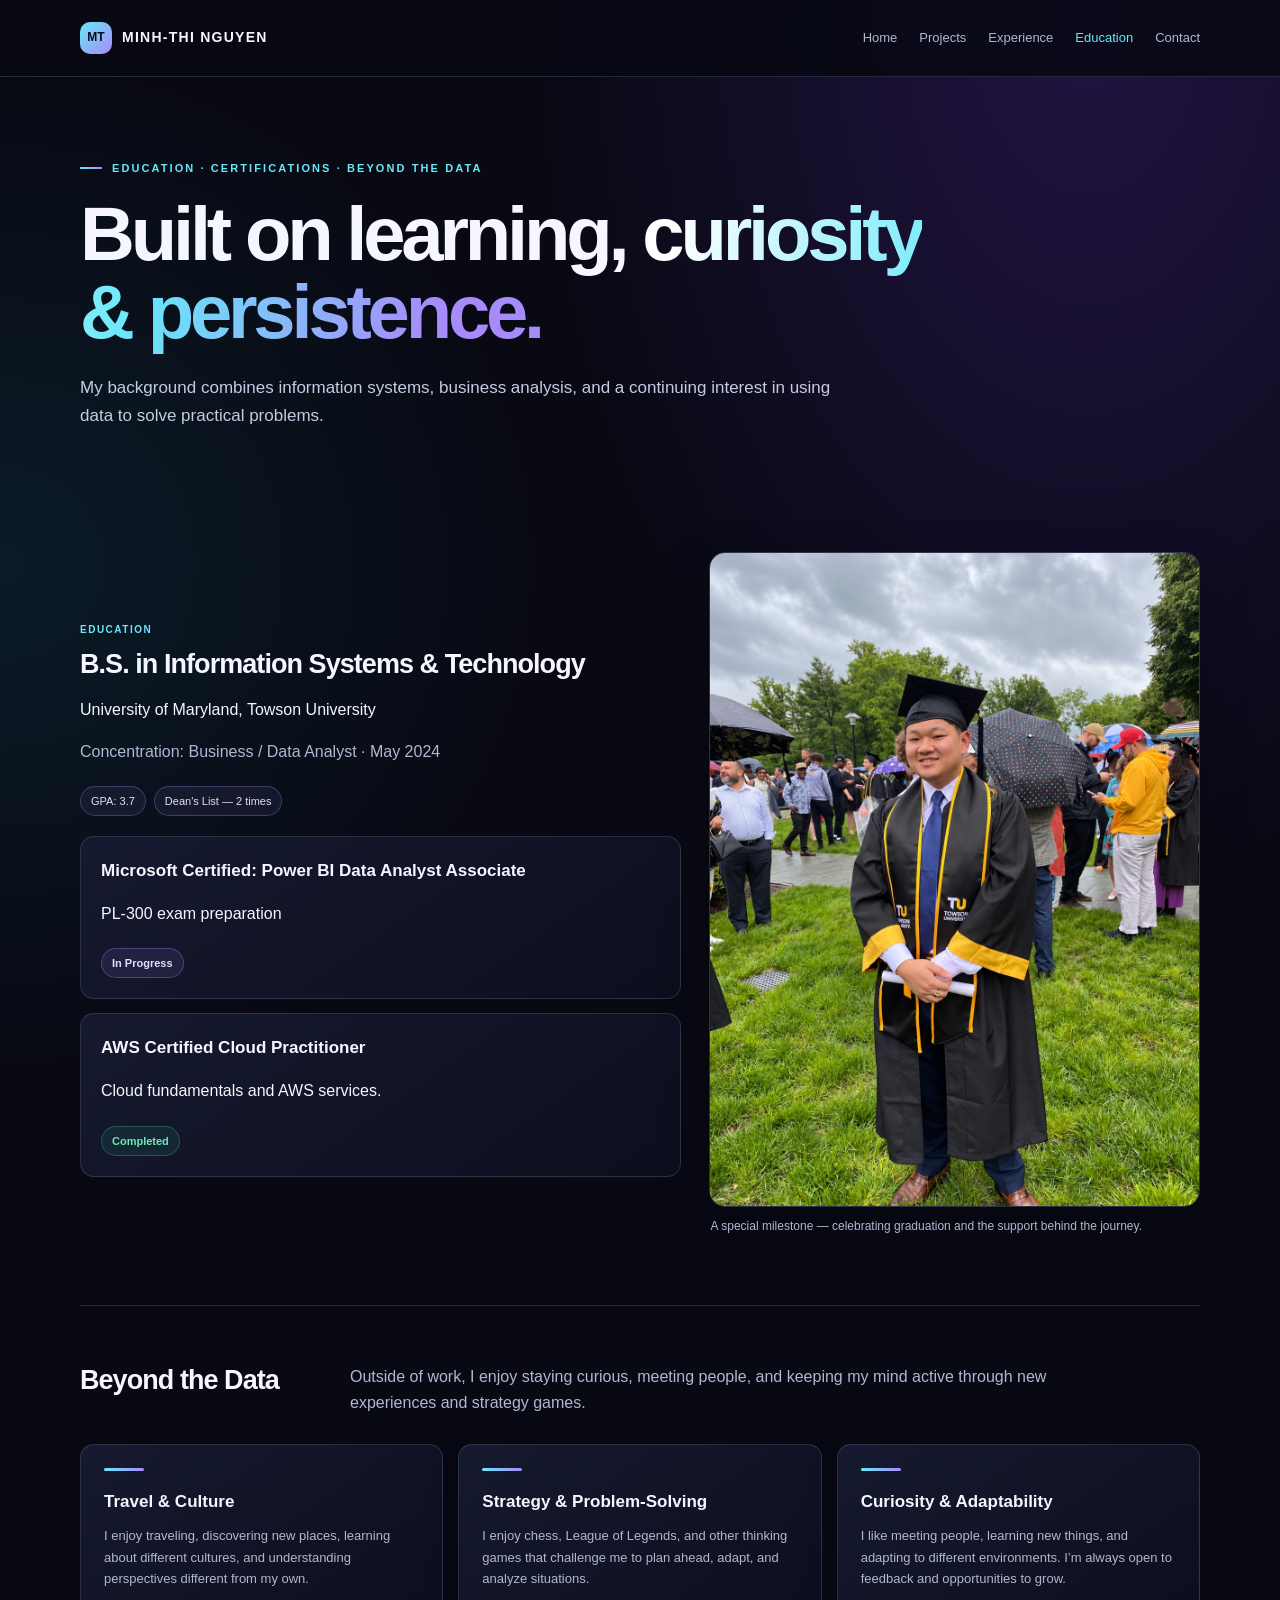
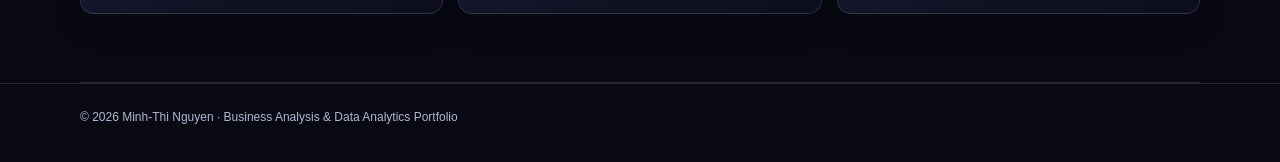
<file: education.html>
<!DOCTYPE html>
<html lang="en">
<head>
<meta charset="UTF-8"><meta name="viewport" content="width=device-width, initial-scale=1.0">
<meta name="description" content="Education, certifications, and personal interests of Minh-Thi Nguyen.">
<title>Education &amp; About | Minh-Thi Nguyen</title><link rel="stylesheet" href="styles.css">
<style>
.education-hero{display:grid;grid-template-columns:1.1fr .9fr;gap:28px;align-items:center}
.grad-photo{width:100%;height:auto;display:block;border-radius:16px;border:1px solid rgba(193,203,255,.2);box-shadow:0 18px 48px rgba(0,0,0,.25)}
.photo-caption{font-size:12px;color:var(--muted);margin:10px 2px 0}
.credential-list{display:grid;gap:14px;margin-top:20px}
.credential{border:1px solid var(--line);border-radius:14px;padding:20px;background:linear-gradient(145deg,rgba(23,27,49,.95),rgba(14,16,31,.9))}
.credential h3{margin-bottom:7px}
.status{display:inline-flex;align-items:center;gap:7px;border:1px solid rgba(167,139,250,.32);background:rgba(167,139,250,.1);color:#e4ddff;padding:5px 10px;border-radius:999px;font-size:11px;font-weight:800;margin-top:5px}
.status.done{border-color:rgba(52,211,153,.3);background:rgba(52,211,153,.09);color:#6ee7b7}
.personal-grid{display:grid;grid-template-columns:repeat(3,minmax(0,1fr));gap:15px}
@media(max-width:760px){.education-hero,.personal-grid{grid-template-columns:1fr}}
</style>
</head>
<body>
<header><div class="wrap nav"><a class="brand" href="index.html">MINH-THI NGUYEN</a><nav aria-label="Main navigation">
<a href="index.html">Home</a><a href="projects.html">Projects</a><a href="experience.html">Experience</a><a href="education.html" class="active">Education</a><a href="contact.html">Contact</a></nav></div></header>
<main class="wrap">
<section class="hero"><p class="eyebrow">Education · Certifications · Beyond the Data</p><h1>Built on learning, <span class="gradient-text">curiosity &amp; persistence.</span></h1><p class="lead">My background combines information systems, business analysis, and a continuing interest in using data to solve practical problems.</p></section>
<section class="content">
<div class="education-hero">
<div>
<p class="project-label">Education</p>
<h2>B.S. in Information Systems &amp; Technology</h2>
<p>University of Maryland, Towson University</p>
<p class="section-intro">Concentration: Business / Data Analyst · May 2024</p>
<div class="tag-list"><span class="tag">GPA: 3.7</span><span class="tag">Dean's List — 2 times</span></div>
<div class="credential-list">
<div class="credential"><h3>Microsoft Certified: Power BI Data Analyst Associate</h3><p>PL-300 exam preparation</p><span class="status">In Progress</span></div>
<div class="credential"><h3>AWS Certified Cloud Practitioner</h3><p>Cloud fundamentals and AWS services.</p><span class="status done">Completed</span></div>
</div>
</div>
<div><img class="grad-photo" src="graduation-photo.jpeg" alt="Minh-Thi Nguyen wearing graduation regalia at graduation"><p class="photo-caption">A special milestone — celebrating graduation and the support behind the journey.</p></div>
</div>
</section>
<section class="content">
<div class="section-head"><h2>Beyond the Data</h2><p class="section-intro">Outside of work, I enjoy staying curious, meeting people, and keeping my mind active through new experiences and strategy games.</p></div>
<div class="personal-grid">
<article class="card"><h3>Travel &amp; Culture</h3><p>I enjoy traveling, discovering new places, learning about different cultures, and understanding perspectives different from my own.</p></article>
<article class="card"><h3>Strategy &amp; Problem-Solving</h3><p>I enjoy chess, League of Legends, and other thinking games that challenge me to plan ahead, adapt, and analyze situations.</p></article>
<article class="card"><h3>Curiosity &amp; Adaptability</h3><p>I like meeting people, learning new things, and adapting to different environments. I’m always open to feedback and opportunities to grow.</p></article>
</div>
</section>
</main>
<footer><div class="wrap">© 2026 Minh-Thi Nguyen · Business Analysis &amp; Data Analytics Portfolio</div></footer>
</body></html>
</file>
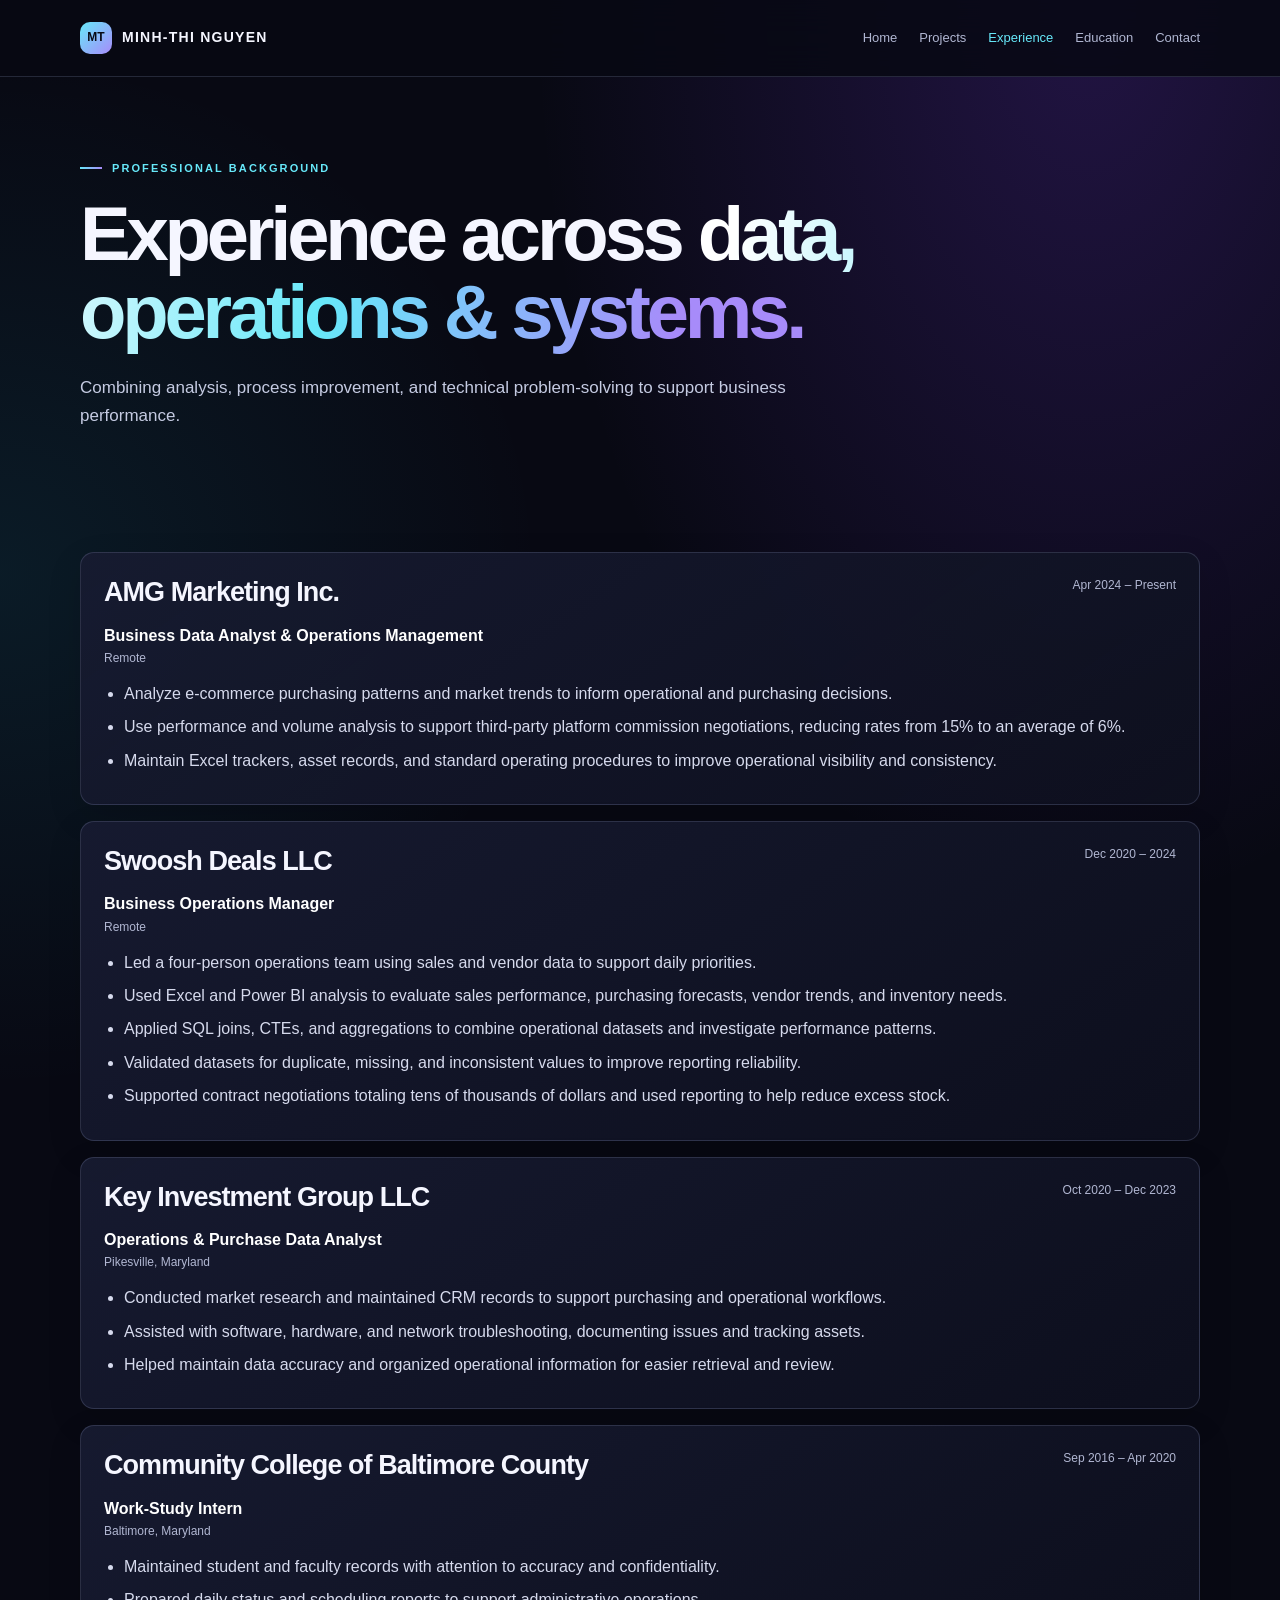
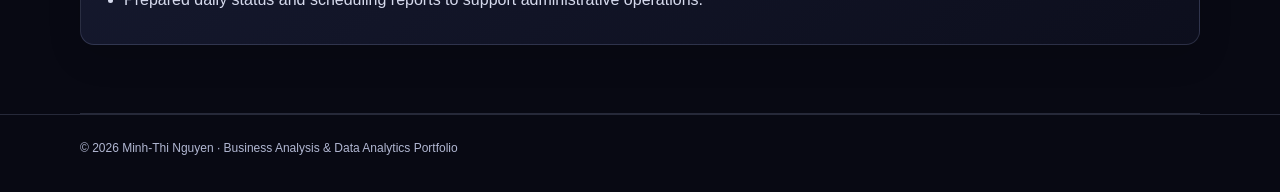
<file: experience.html>
<!DOCTYPE html>
<html lang="en"><head><meta charset="UTF-8"><meta name="viewport" content="width=device-width, initial-scale=1.0"><meta name="description" content="Professional experience of Minh-Thi Nguyen."><title>Experience | Minh-Thi Nguyen</title><link rel="stylesheet" href="styles.css"></head><body>
<header><div class="wrap nav"><a class="brand" href="index.html">MINH-THI NGUYEN</a><nav aria-label="Main navigation"><a href="index.html">Home</a><a href="projects.html">Projects</a><a href="experience.html" class="active">Experience</a><a href="education.html">Education</a><a href="contact.html">Contact</a></nav></div></header>
<main class="wrap"><section class="hero"><p class="eyebrow">Professional Background</p><h1>Experience across <span class="gradient-text">data, operations &amp; systems.</span></h1><p class="lead">Combining analysis, process improvement, and technical problem-solving to support business performance.</p></section>
<section class="content"><div class="experience-list">
<article class="job"><div class="jobtop"><div><h2>AMG Marketing Inc.</h2><strong>Business Data Analyst &amp; Operations Management</strong><div class="job-meta">Remote</div></div><span class="meta">Apr 2024 – Present</span></div><ul><li>Analyze e-commerce purchasing patterns and market trends to inform operational and purchasing decisions.</li><li>Use performance and volume analysis to support third-party platform commission negotiations, reducing rates from 15% to an average of 6%.</li><li>Maintain Excel trackers, asset records, and standard operating procedures to improve operational visibility and consistency.</li></ul></article>
<article class="job"><div class="jobtop"><div><h2>Swoosh Deals LLC</h2><strong>Business Operations Manager</strong><div class="job-meta">Remote</div></div><span class="meta">Dec 2020 – 2024</span></div><ul><li>Led a four-person operations team using sales and vendor data to support daily priorities.</li><li>Used Excel and Power BI analysis to evaluate sales performance, purchasing forecasts, vendor trends, and inventory needs.</li><li>Applied SQL joins, CTEs, and aggregations to combine operational datasets and investigate performance patterns.</li><li>Validated datasets for duplicate, missing, and inconsistent values to improve reporting reliability.</li><li>Supported contract negotiations totaling tens of thousands of dollars and used reporting to help reduce excess stock.</li></ul></article>
<article class="job"><div class="jobtop"><div><h2>Key Investment Group LLC</h2><strong>Operations &amp; Purchase Data Analyst</strong><div class="job-meta">Pikesville, Maryland</div></div><span class="meta">Oct 2020 – Dec 2023</span></div><ul><li>Conducted market research and maintained CRM records to support purchasing and operational workflows.</li><li>Assisted with software, hardware, and network troubleshooting, documenting issues and tracking assets.</li><li>Helped maintain data accuracy and organized operational information for easier retrieval and review.</li></ul></article>
<article class="job"><div class="jobtop"><div><h2>Community College of Baltimore County</h2><strong>Work-Study Intern</strong><div class="job-meta">Baltimore, Maryland</div></div><span class="meta">Sep 2016 – Apr 2020</span></div><ul><li>Maintained student and faculty records with attention to accuracy and confidentiality.</li><li>Prepared daily status and scheduling reports to support administrative operations.</li></ul></article>
</div></section></main><footer><div class="wrap">© 2026 Minh-Thi Nguyen · Business Analysis &amp; Data Analytics Portfolio</div></footer></body></html>
</file>
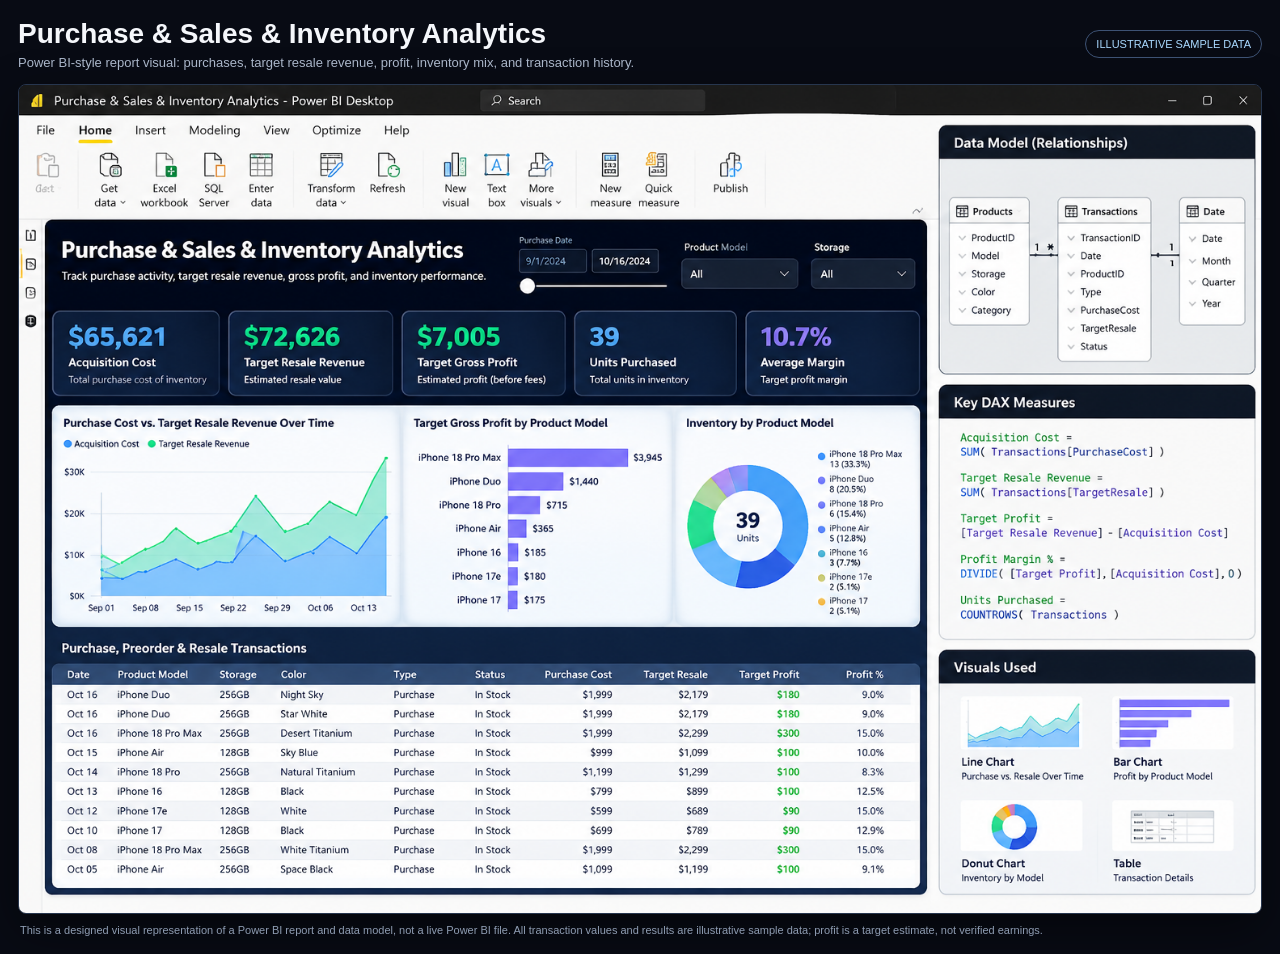
<file: powerbi_build_guide.html>
<!doctype html>
<html lang="en">
<head>
<meta charset="utf-8">
<meta name="viewport" content="width=device-width, initial-scale=1">
<title>Purchase &amp; Sales &amp; Inventory Analytics | Power BI Visual</title>
<style>
*{box-sizing:border-box}html,body{margin:0;min-height:100%;background:#080b14;font-family:"Segoe UI",Arial,sans-serif;color:#f5f7fb}.page{max-width:1800px;margin:0 auto;padding:18px}.top{display:flex;justify-content:space-between;align-items:center;gap:12px;margin-bottom:14px}.top h1{font-size:clamp(18px,2.2vw,28px);margin:0}.top p{color:#aab6c9;font-size:13px;margin:5px 0 0}.pill{font-size:11px;border:1px solid #3d5274;border-radius:99px;padding:7px 10px;color:#a9d9ff;white-space:nowrap}.visual{display:block;width:100%;height:auto;border:1px solid #27364e;border-radius:8px;box-shadow:0 16px 48px #0007}.note{font-size:11px;color:#8e9cb2;margin:10px 2px 0}@media(max-width:600px){.page{padding:8px}.top{align-items:flex-start;flex-direction:column}.pill{white-space:normal}}
</style>
</head>
<body><main class="page">
<header class="top"><div><h1>Purchase &amp; Sales &amp; Inventory Analytics</h1><p>Power BI-style report visual: purchases, target resale revenue, profit, inventory mix, and transaction history.</p></div><span class="pill">ILLUSTRATIVE SAMPLE DATA</span></header>
<img class="visual" src="powerbi_analytics_visual.png" alt="Power BI Desktop-style analytics report with KPI cards, purchase versus resale trend chart, product profit chart, inventory donut chart, transaction table, data model relationships, and DAX measure examples">
<p class="note">This is a designed visual representation of a Power BI report and data model, not a live Power BI file. All transaction values and results are illustrative sample data; profit is a target estimate, not verified earnings.</p>
</main></body></html>
</file>
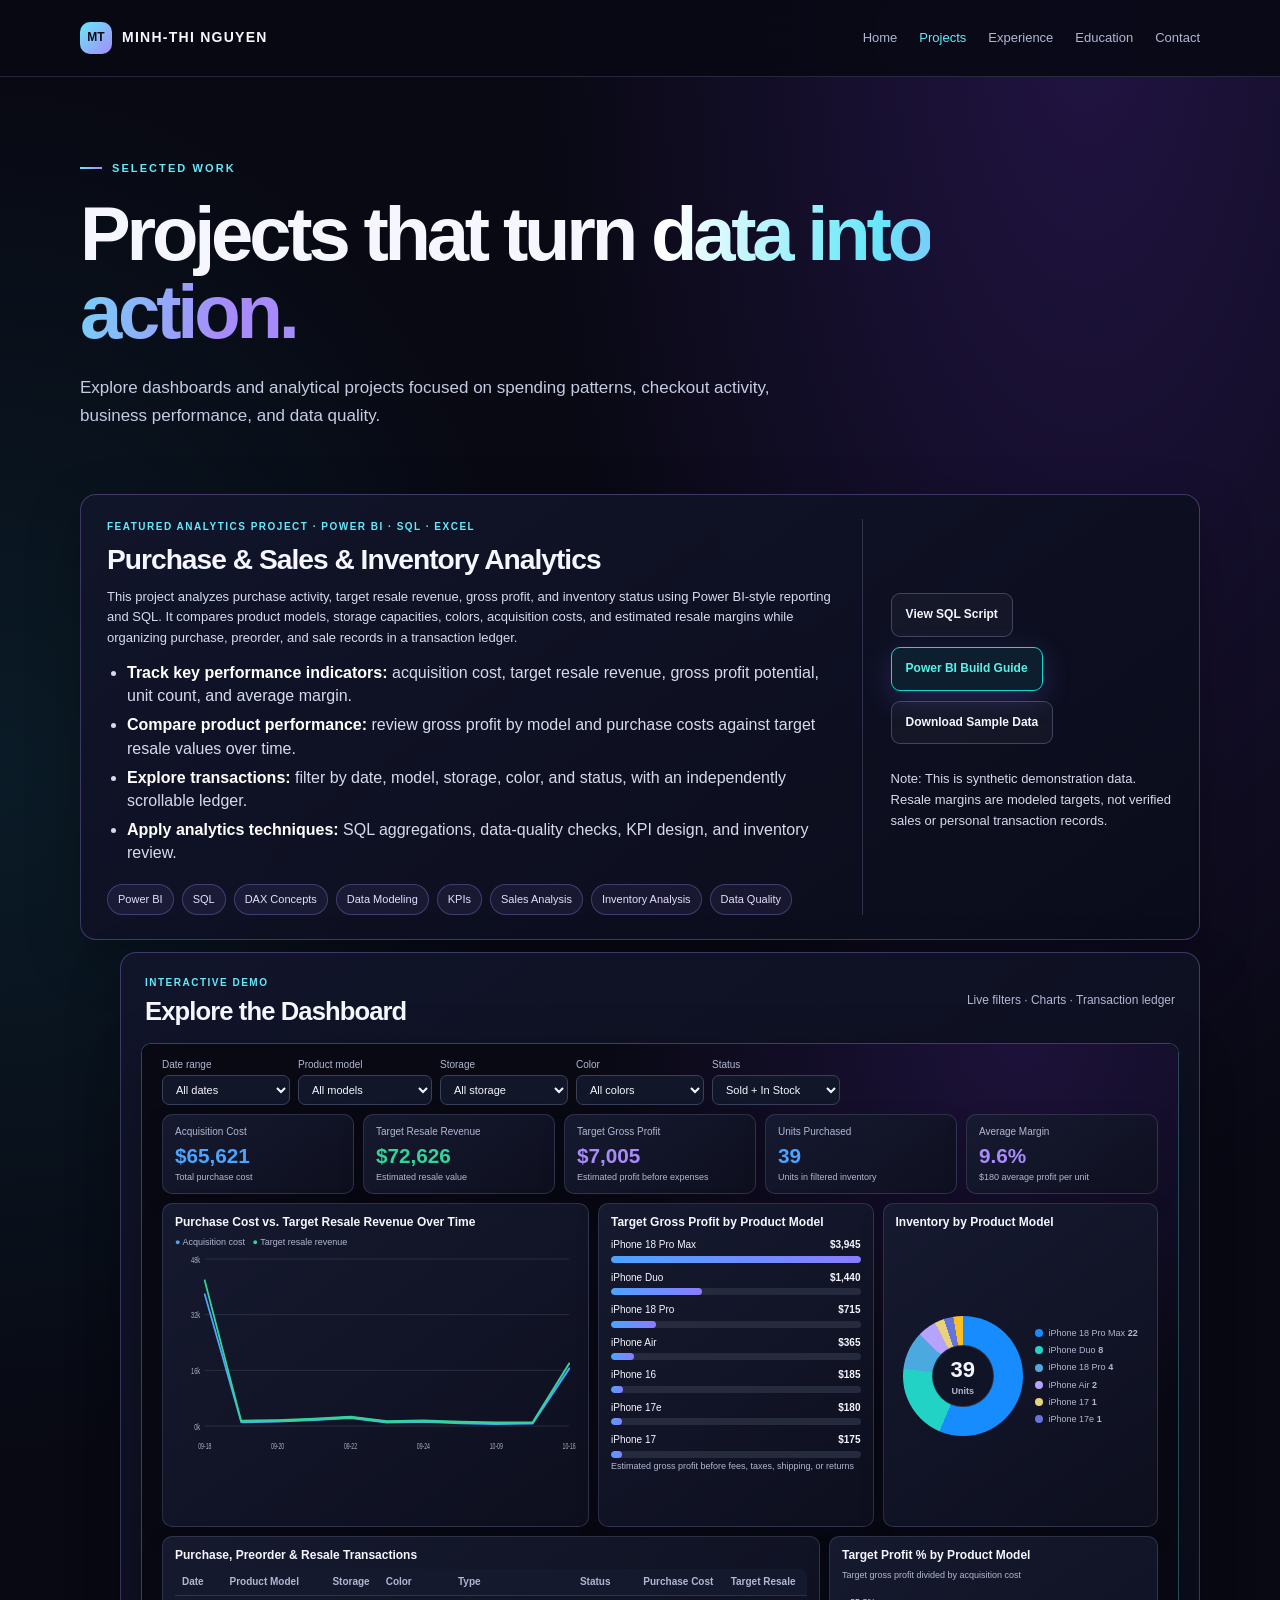
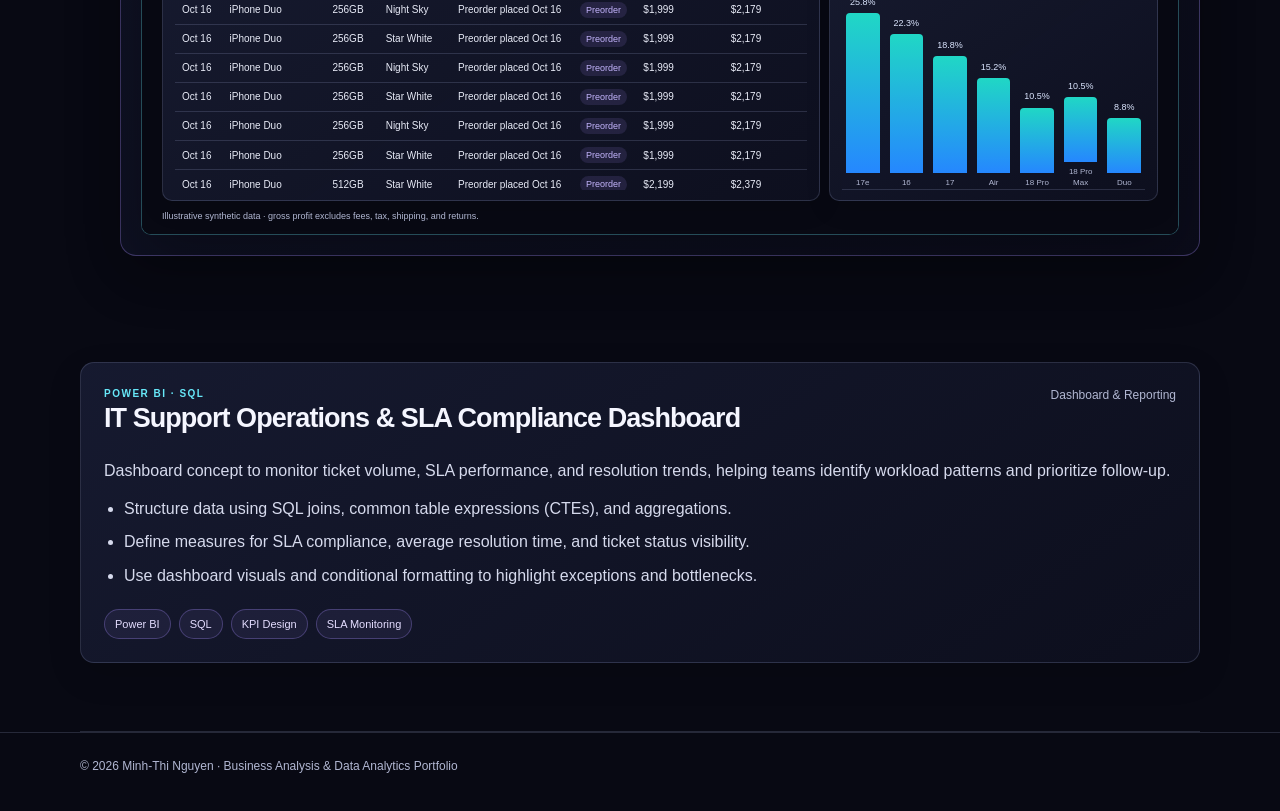
<file: projects.html>
<!DOCTYPE html>
<html lang="en"><head><meta charset="UTF-8"><meta name="viewport" content="width=device-width, initial-scale=1.0">
<meta name="description" content="Data analytics and business analysis projects by Minh-Thi Nguyen."><title>Projects | Minh-Thi Nguyen</title><link rel="stylesheet" href="styles.css"></head><body>
<header><div class="wrap nav"><a class="brand" href="index.html">MINH-THI NGUYEN</a><nav aria-label="Main navigation">
<a href="index.html">Home</a><a href="projects.html" class="active">Projects</a><a href="experience.html">Experience</a><a href="education.html">Education</a><a href="contact.html">Contact</a></nav></div></header>
<main class="wrap">
<section class="hero"><p class="eyebrow">Selected Work</p><h1>Projects that turn <span class="gradient-text">data into action.</span></h1>
<p class="lead">Explore dashboards and analytical projects focused on spending patterns, checkout activity, business performance, and data quality.</p></section>
<section class="content" style="padding:0 0 12px;border-bottom:0;">
  <article class="project dashboard-project-details">
    <div class="project-main-copy">
      <div class="project-label">Featured Analytics Project · Power BI · SQL · Excel</div>
      <h2>Purchase &amp; Sales &amp; Inventory Analytics</h2>
      <p>This project analyzes purchase activity, target resale revenue, gross profit, and inventory status using Power BI-style reporting and SQL. It compares product models, storage capacities, colors, acquisition costs, and estimated resale margins while organizing purchase, preorder, and sale records in a transaction ledger.</p>
      <ul>
        <li><strong>Track key performance indicators:</strong> acquisition cost, target resale revenue, gross profit potential, unit count, and average margin.</li>
        <li><strong>Compare product performance:</strong> review gross profit by model and purchase costs against target resale values over time.</li>
        <li><strong>Explore transactions:</strong> filter by date, model, storage, color, and status, with an independently scrollable ledger.</li>
        <li><strong>Apply analytics techniques:</strong> SQL aggregations, data-quality checks, KPI design, and inventory review.</li>
      </ul>
      <div class="tag-list"><span class="tag">Power BI</span><span class="tag">SQL</span><span class="tag">DAX Concepts</span><span class="tag">Data Modeling</span><span class="tag">KPIs</span><span class="tag">Sales Analysis</span><span class="tag">Inventory Analysis</span><span class="tag">Data Quality</span></div>
    </div>
    <aside class="project-side-actions">
      <div class="project-actions"><a class="button secondary" href="checkout_analytics.sql" target="_blank" rel="noopener">View SQL Script</a><a class="button primary" href="powerbi_build_guide.html">Power BI Build Guide</a><a class="button secondary" href="checkout_transactions_sample.csv" download>Download Sample Data</a></div>
      <p class="small">Note: This is synthetic demonstration data. Resale margins are modeled targets, not verified sales or personal transaction records.</p>
    </aside>
  </article>
</section>
<section class="dashboard-demo-box" aria-label="Interactive dashboard demo">
  <div class="dashboard-demo-heading">
    <div><p class="project-label">INTERACTIVE DEMO</p><h2>Explore the Dashboard</h2></div>
    <span class="tools">Live filters · Charts · Transaction ledger</span>
  </div>
  <div class="dashboard-frame"><iframe src="dashboard.html" title="Purchase &amp; Sales &amp; Inventory Analytics interactive demo" loading="eager"></iframe></div>
</section>
<section class="content"><div class="project-list"><article class="project"><div class="project-top"><div><div class="project-label">Power BI · SQL</div><h2>IT Support Operations &amp; SLA Compliance Dashboard</h2></div><span class="tools">Dashboard &amp; Reporting</span></div>
<p>Dashboard concept to monitor ticket volume, SLA performance, and resolution trends, helping teams identify workload patterns and prioritize follow-up.</p>
<ul><li>Structure data using SQL joins, common table expressions (CTEs), and aggregations.</li><li>Define measures for SLA compliance, average resolution time, and ticket status visibility.</li><li>Use dashboard visuals and conditional formatting to highlight exceptions and bottlenecks.</li></ul><div class="tag-list"><span class="tag">Power BI</span><span class="tag">SQL</span><span class="tag">KPI Design</span><span class="tag">SLA Monitoring</span></div></article>

</div></section></main><footer><div class="wrap">© 2026 Minh-Thi Nguyen · Business Analysis &amp; Data Analytics Portfolio</div></footer></body></html>
</file>
<file: styles.css>
:root{
  --bg:#080913;--panel:#111426;--panel2:#171b31;--ink:#f5f6ff;--muted:#b1b7d2;
  --line:rgba(193,203,255,.16);--purple:#a78bfa;--cyan:#67e8f9;--orange:#ffb86b;
  --max:1120px;
}
*{box-sizing:border-box}
html{scroll-behavior:smooth}
body{margin:0;color:var(--ink);background:
radial-gradient(ellipse at 85% 0%,rgba(124,58,237,.22),transparent 36%),
radial-gradient(ellipse at 0% 32%,rgba(34,211,238,.09),transparent 30%),var(--bg);
font-family:Inter,"Segoe UI",Arial,sans-serif;line-height:1.65}
a{color:inherit}
.wrap{width:min(var(--max),calc(100% - 42px));margin:0 auto}
header{position:sticky;top:0;z-index:10;background:rgba(8,9,19,.86);backdrop-filter:blur(18px);border-bottom:1px solid var(--line)}
.nav{min-height:76px;display:flex;align-items:center;justify-content:space-between;gap:24px}
.brand{font-size:14px;font-weight:850;letter-spacing:.09em;text-decoration:none;display:flex;align-items:center;gap:10px}
.brand:before{content:"MT";display:grid;place-items:center;width:32px;height:32px;border-radius:10px;color:#090a14;background:linear-gradient(135deg,var(--cyan),var(--purple));font-size:12px;letter-spacing:0}
nav{display:flex;gap:22px;flex-wrap:wrap}
nav a{font-size:13px;text-decoration:none;color:var(--muted);transition:color .2s}
nav a:hover,nav a.active{color:var(--cyan)}
.hero{padding:82px 0 64px;position:relative}
.eyebrow{font-size:11px;font-weight:850;letter-spacing:.19em;text-transform:uppercase;color:var(--cyan);margin:0 0 18px;display:flex;align-items:center;gap:10px}
.eyebrow:before{content:"";width:22px;height:2px;background:linear-gradient(90deg,var(--cyan),var(--purple))}
h1{font-size:clamp(42px,7vw,76px);letter-spacing:-.055em;line-height:1.02;max-width:900px;margin:0 0 24px}
.gradient-text{background:linear-gradient(100deg,#fff 5%,var(--cyan) 45%,var(--purple) 85%);-webkit-background-clip:text;background-clip:text;color:transparent}
h2{font-size:27px;letter-spacing:-.035em;line-height:1.2;margin:0 0 14px}
h3{font-size:17px;margin:0 0 9px}
.lead{max-width:760px;font-size:17px;color:#c5cbe2;margin:0}
.hero-actions{display:flex;gap:12px;flex-wrap:wrap;margin-top:28px}
.button{display:inline-flex;align-items:center;justify-content:center;gap:8px;padding:11px 16px;border:1px solid rgba(190,200,255,.28);border-radius:9px;font-size:13px;font-weight:750;text-decoration:none;background:rgba(255,255,255,.035);transition:transform .2s,border-color .2s,background .2s}
.button:hover{transform:translateY(-2px);border-color:var(--cyan);text-decoration:none}
.button.primary{background:linear-gradient(100deg,#7c3aed,#2563eb);border-color:transparent;color:#fff;box-shadow:0 8px 28px rgba(99,102,241,.25)}
.quick-facts{display:grid;grid-template-columns:repeat(3,1fr);border:1px solid var(--line);border-radius:14px;overflow:hidden;background:rgba(17,20,38,.75)}
.fact{padding:22px 24px}.fact+.fact{border-left:1px solid var(--line)}
.fact strong{display:block;font-size:14px;color:#fff}.fact span{color:var(--muted);font-size:12px}
section.content{padding:58px 0 68px;border-bottom:1px solid var(--line)}
.section-head{display:grid;grid-template-columns:240px 1fr;gap:30px;margin-bottom:28px}
.section-intro{color:var(--muted);margin:0;max-width:700px}
.cards{display:grid;grid-template-columns:repeat(3,minmax(0,1fr));gap:15px}
.card,.project,.job,.skill-card{border:1px solid var(--line);border-radius:14px;padding:23px;background:linear-gradient(145deg,rgba(23,27,49,.95),rgba(14,16,31,.9));box-shadow:0 12px 35px rgba(0,0,0,.12)}
.card{position:relative;overflow:hidden}
.card:before{content:"";display:block;width:40px;height:3px;border-radius:5px;background:linear-gradient(90deg,var(--cyan),var(--purple));margin-bottom:17px}
.card p,.skill-card p{font-size:13px;color:var(--muted);margin:0}
.tag-list{display:flex;flex-wrap:wrap;gap:8px;margin-top:20px}
.tag{font-size:11px;padding:5px 10px;border:1px solid rgba(167,139,250,.3);border-radius:20px;background:rgba(167,139,250,.08);color:#e4ddff}
.project-list,.experience-list,.stack{display:grid;gap:16px}
.project-top,.jobtop{display:flex;justify-content:space-between;align-items:flex-start;gap:16px}
.project-label,.label{font-size:10px;letter-spacing:.15em;text-transform:uppercase;color:var(--cyan);font-weight:850}
.tools,.meta,.job-meta{color:var(--muted);font-size:12px}
ul{padding-left:20px;margin:12px 0 0}li{margin:7px 0;color:#d6daed}
.project p,.job p{margin:9px 0;color:#d6daed}
.job strong{color:#fff}
.education{padding:22px 0;border-top:1px solid var(--line);display:flex;justify-content:space-between;gap:20px}
.education:first-of-type{border-top:0}
.contactbox{background:linear-gradient(115deg,rgba(124,58,237,.18),rgba(34,211,238,.08));border:1px solid rgba(167,139,250,.3);border-radius:16px;padding:30px;display:flex;justify-content:space-between;align-items:center;gap:24px}
.contactbox p{color:var(--muted)}
footer{border-top:1px solid var(--line);padding:24px 0 34px;color:var(--muted);font-size:12px}
::selection{background:rgba(103,232,249,.3);color:#fff}
@media(max-width:760px){
 .nav{align-items:flex-start;flex-direction:column;padding:17px 0}.nav nav{gap:14px}
 .hero{padding:54px 0 44px}.quick-facts,.cards{grid-template-columns:1fr}
 .fact+.fact{border-left:0;border-top:1px solid var(--line)}
 .section-head{grid-template-columns:1fr;gap:10px}
 .project-top,.jobtop,.contactbox,.education{flex-direction:column}
}

/* Full-width dashboard placed directly on the Projects page */
.dashboard-stage{width:min(1600px,calc(100% - 32px));margin:10px auto 48px;padding:0;}
.dashboard-description{max-width:1500px;margin:0 auto 12px;padding:12px 4px 8px;border-top:1px solid var(--line);}
.dashboard-description p:not(.project-label){color:#e5e7f5;margin:6px 0;font-size:14px;line-height:1.6;}
.dashboard-description .tools{font-size:11px;color:var(--muted);}
.dashboard-frame{width:100%;border:1px solid rgba(103,232,249,.3);border-radius:12px;overflow:hidden;background:#080913;box-shadow:0 18px 55px rgba(0,0,0,.3);}
.dashboard-frame iframe{display:block;width:100%;height:calc(100vh - 110px);min-height:850px;border:0;background:#080913;}
@media(max-width:760px){.dashboard-stage{width:calc(100% - 16px);margin:4px auto 32px}.dashboard-description p:not(.project-label){font-size:12px}.dashboard-frame iframe{height:1500px;min-height:1500px}.dashboard-frame{border-radius:8px}}

/* Restored project summary above the full-width interactive dashboard */
.dashboard-project-details{max-width:1500px;margin:0 auto;padding:24px 26px;}
.dashboard-project-details h2{font-size:clamp(22px,2.2vw,30px);margin:7px 0 10px;}
.dashboard-project-details li strong{color:#fff;}
.dashboard-project-details .button{display:inline-flex;align-items:center;justify-content:center;text-decoration:none;padding:9px 13px;border:1px solid rgba(193,203,255,.22);border-radius:8px;color:#f5f6ff;background:rgba(255,255,255,.035);font-size:12px;}
.dashboard-project-details .button:hover{border-color:var(--cyan);color:var(--cyan);}
@media(max-width:760px){.dashboard-project-details{padding:18px;}}

/* Separate project summary card and dashboard demo card */
.dashboard-demo-box{width:min(1600px,calc(100% - 32px));margin:0 auto 48px;padding:20px;border:1px solid rgba(167,139,250,.32);border-radius:16px;background:linear-gradient(145deg,rgba(18,22,43,.96),rgba(11,12,27,.98));box-shadow:0 18px 55px rgba(0,0,0,.24)}
.dashboard-demo-heading{display:flex;align-items:center;justify-content:space-between;gap:16px;padding:2px 4px 16px}
.dashboard-demo-heading .project-label{margin:0 0 5px}
.dashboard-demo-heading h2{font-size:clamp(20px,2vw,27px);margin:0}
.dashboard-demo-box .dashboard-frame{width:100%;border:1px solid rgba(103,232,249,.3);border-radius:10px;overflow:hidden;background:#080913}
.dashboard-demo-box .dashboard-frame iframe{display:block;width:100%;height:calc(100vh - 145px);min-height:780px;border:0;background:#080913}
@media(max-width:760px){.dashboard-demo-box{width:calc(100% - 16px);padding:12px;margin-bottom:30px}.dashboard-demo-heading{align-items:flex-start;flex-direction:column;padding:4px 3px 12px}.dashboard-demo-box .dashboard-frame iframe{height:1500px;min-height:1500px}}

/* Expand the dashboard demo beyond the normal portfolio content column */
.dashboard-demo-box{
  width:calc(100vw - 48px);
  max-width:1800px;
  position:relative;
  left:50%;
  transform:translateX(-50%);
  margin:0 auto 48px;
}
.dashboard-demo-box .dashboard-frame{width:100%;}
.dashboard-demo-box .dashboard-frame iframe{width:100%;height:calc(100vh - 120px);min-height:820px;}
@media(max-width:760px){
  .dashboard-demo-box{width:calc(100vw - 16px);padding:12px;margin-bottom:30px;}
  .dashboard-demo-box .dashboard-frame iframe{height:1500px;min-height:1500px;}
}

/* Wide analytics project layout inspired by the approved dashboard mockup */
.dashboard-project-details{max-width:none;width:100%;display:grid;grid-template-columns:minmax(0,2.1fr) minmax(260px,.9fr);gap:28px;align-items:stretch;padding:24px 26px;margin:0 auto 0;border:1px solid rgba(167,139,250,.32);border-radius:16px;background:linear-gradient(145deg,rgba(18,22,43,.96),rgba(11,12,27,.98));box-shadow:0 18px 55px rgba(0,0,0,.24)}
.dashboard-project-details h2{font-size:clamp(22px,2.2vw,30px);margin:7px 0 10px}.dashboard-project-details p{font-size:13px;line-height:1.6}.dashboard-project-details ul{padding-left:20px;margin:12px 0}.dashboard-project-details li{margin:6px 0;line-height:1.45}.project-side-actions{border-left:1px solid rgba(193,203,255,.18);padding:12px 0 12px 28px;display:flex;flex-direction:column;justify-content:center;gap:16px}.project-actions{display:flex;flex-wrap:wrap;gap:10px}.dashboard-project-details .button{display:inline-flex;align-items:center;justify-content:center;text-decoration:none;padding:11px 14px;border:1px solid rgba(193,203,255,.25);border-radius:9px;color:#f5f6ff;background:rgba(255,255,255,.035);font-size:12px;font-weight:650}.dashboard-project-details .button.primary{border-color:#14d9cf;background:rgba(20,217,207,.08);color:#57f2e9}.dashboard-project-details .button:hover{border-color:var(--cyan);color:var(--cyan)}.dashboard-demo-box{width:calc(100% - 40px);max-width:1800px;margin:0 auto 48px;padding:20px;border:1px solid rgba(167,139,250,.32);border-radius:16px;background:linear-gradient(145deg,rgba(18,22,43,.96),rgba(11,12,27,.98));box-shadow:0 18px 55px rgba(0,0,0,.24)}.dashboard-demo-box .dashboard-frame iframe{height:calc(100vh - 110px);min-height:780px}
@media(max-width:760px){.dashboard-project-details{grid-template-columns:1fr;padding:18px;gap:14px}.project-side-actions{border-left:0;border-top:1px solid rgba(193,203,255,.18);padding:16px 0 0}.dashboard-demo-box{width:calc(100% - 16px);padding:12px}.dashboard-demo-box .dashboard-frame iframe{height:1500px;min-height:1500px}}
</file>
